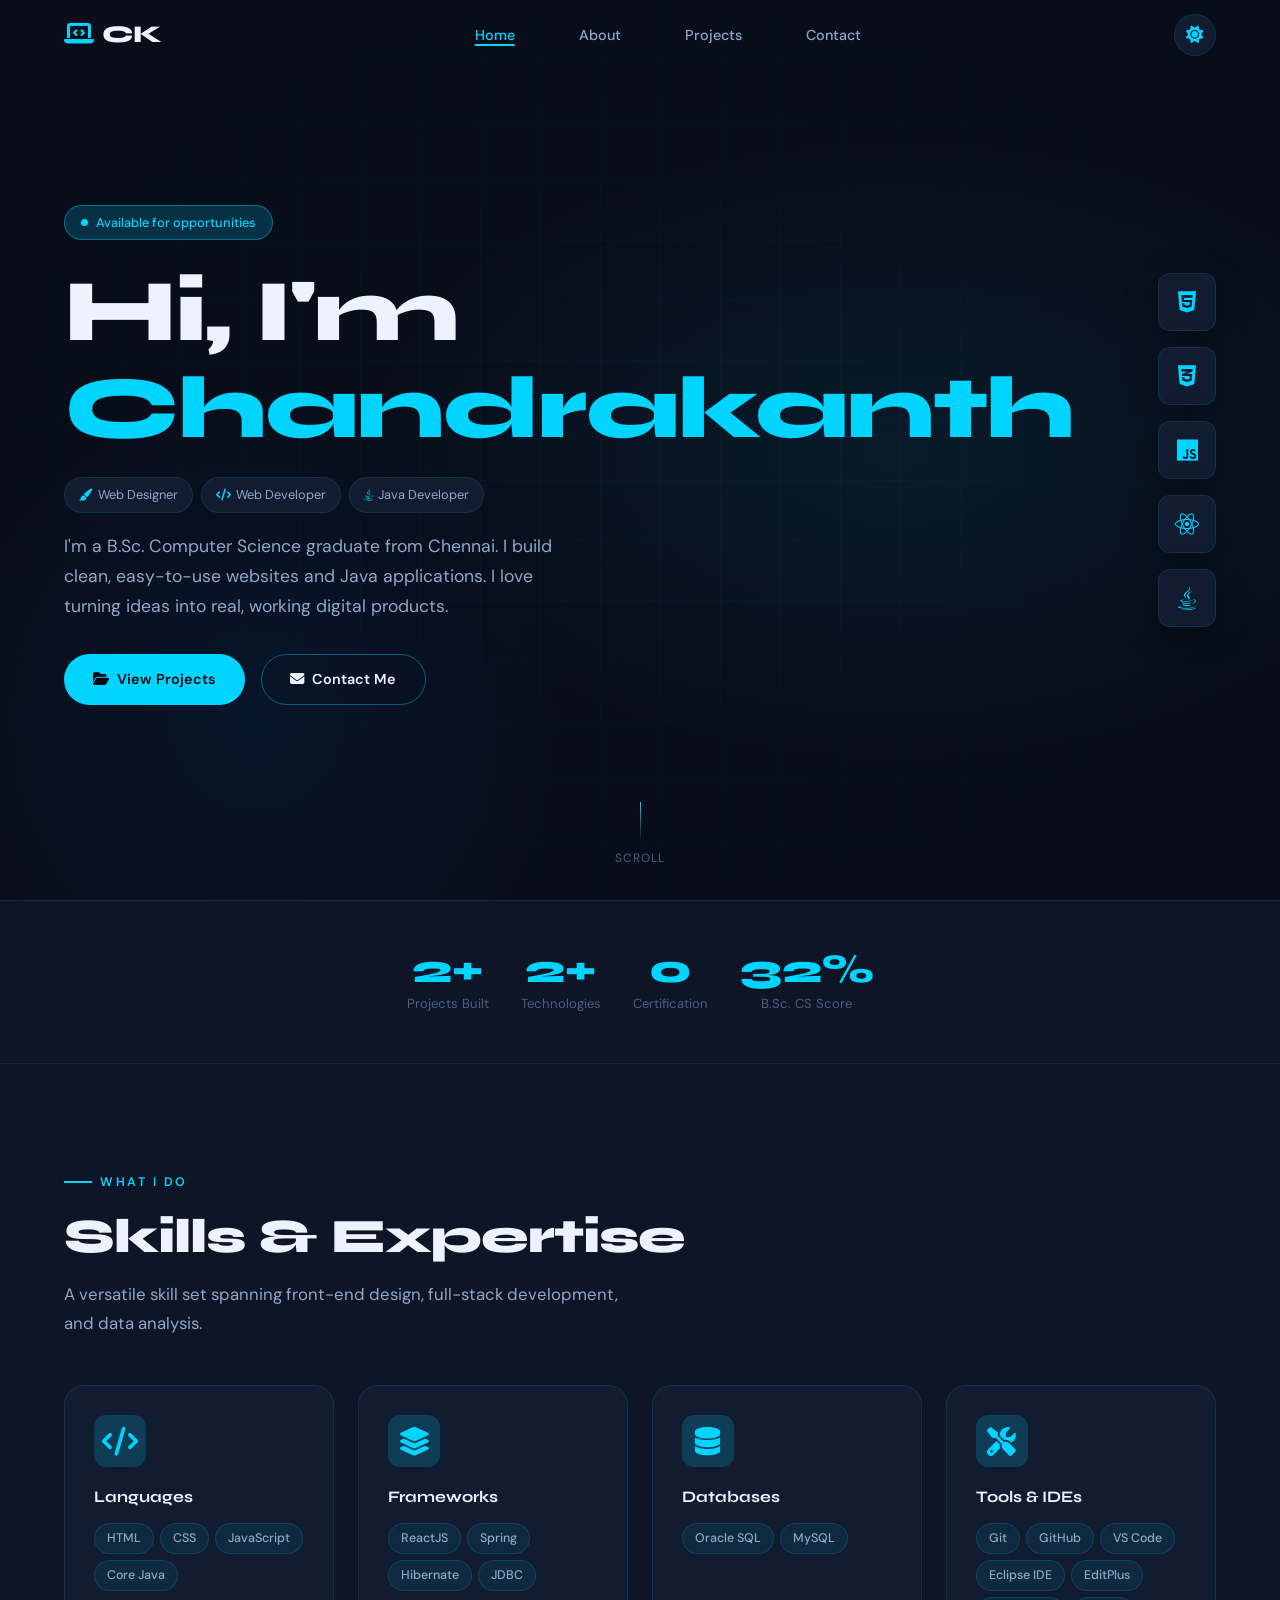
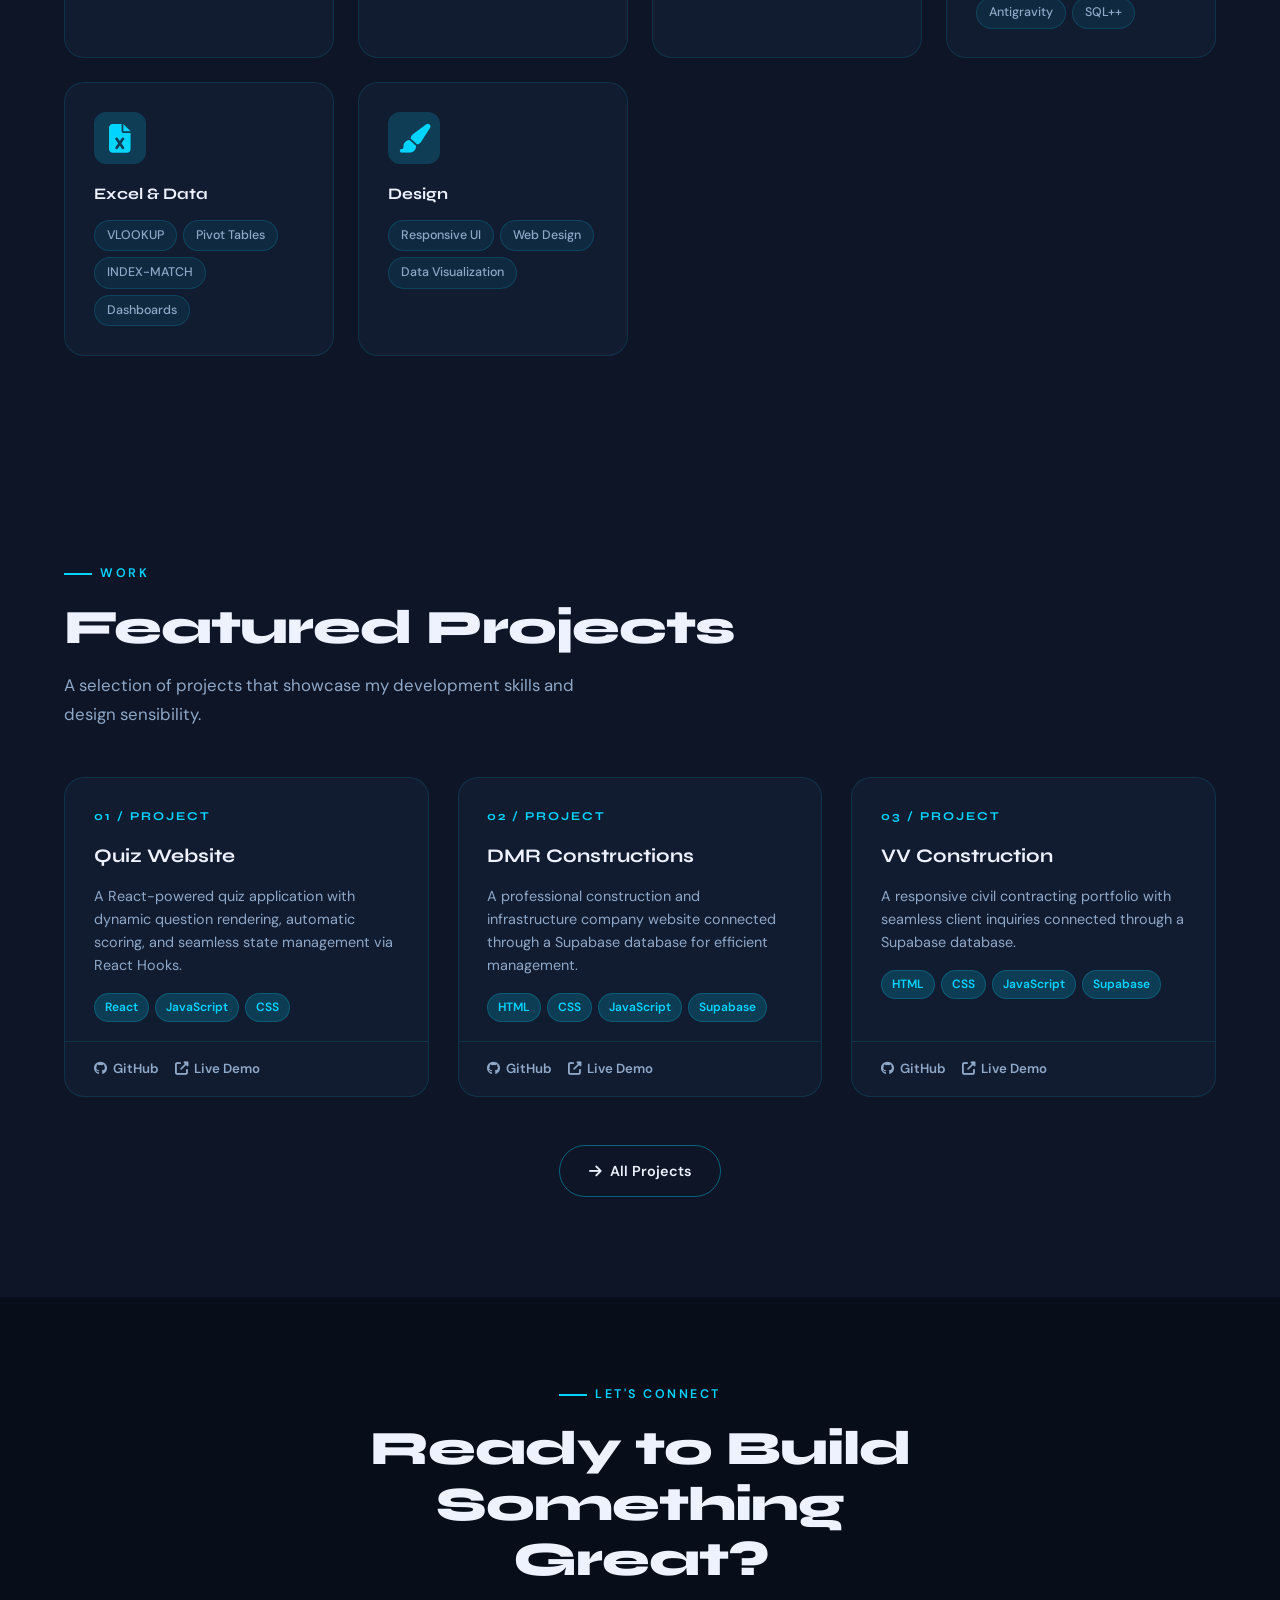
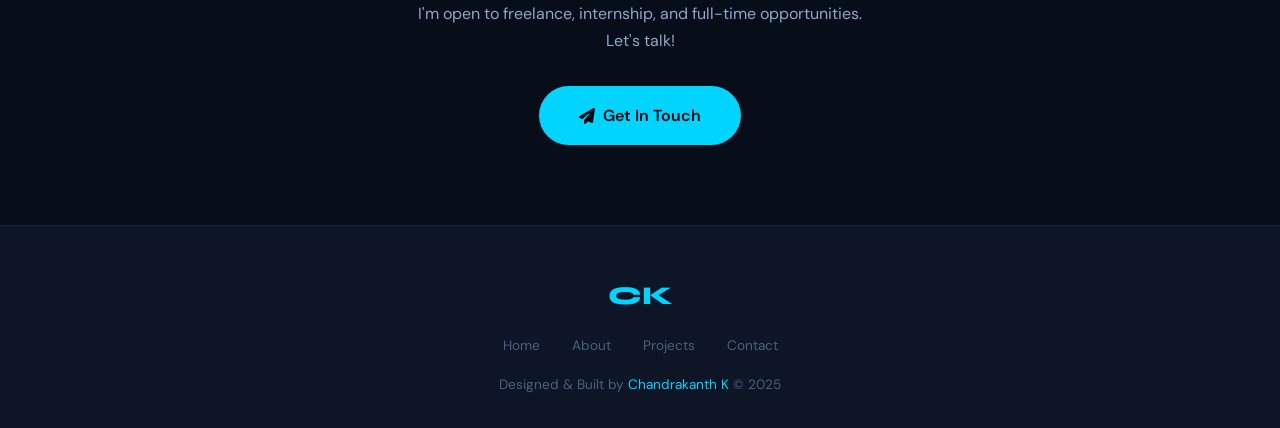
<file: index.html>
<!DOCTYPE html>
<html lang="en">
<head>
  <meta charset="UTF-8" />
  <meta name="viewport" content="width=device-width, initial-scale=1.0, viewport-fit=cover" />
  <title>Chandrakanth K — Web Designer & Developer</title>
  <meta name="description" content="Portfolio of Chandrakanth K — Web Designer, Web Developer & Java Developer based in Chennai, Tamil Nadu." />
  <meta name="keywords" content="Chandrakanth K, Web Developer, Web Designer, Java Developer, Portfolio, Chennai" />
  <meta property="og:title" content="Chandrakanth K | Portfolio" />
  <meta property="og:description" content="Web Designer • Web Developer • Java Developer" />
  <meta property="og:type" content="website" />

  <!-- Fonts & Icons -->
  <link rel="preconnect" href="https://fonts.googleapis.com" />
  <link rel="preconnect" href="https://fonts.gstatic.com" crossorigin />
  <link href="https://fonts.googleapis.com/css2?family=Syne:wght@400;500;600;700;800&family=DM+Sans:ital,wght@0,300;0,400;0,500;1,300&display=swap" rel="stylesheet" />
  <link rel="stylesheet" href="https://cdnjs.cloudflare.com/ajax/libs/font-awesome/6.5.1/css/all.min.css" />

  <!-- Styles -->
  <link rel="stylesheet" href="css/style.css" />

  <!-- Prefetch sibling pages for instant navigation -->
  <link rel="prefetch" href="pages/about.html" />
  <link rel="prefetch" href="pages/projects.html" />
  <link rel="prefetch" href="pages/contact.html" />

  <style>
    /* Home-only extras */
    .stats-bar {
      display: flex; flex-wrap: wrap; gap: 2rem;
      padding: 3rem 5%;
      background: var(--bg-secondary);
      border-top: 1px solid var(--border);
      border-bottom: 1px solid var(--border);
      justify-content: center;
    }
    .stat-item { text-align: center; }
    .stat-num {
      font-family: var(--font-display);
      font-size: 2.5rem; font-weight: 800;
      color: var(--accent); line-height: 1;
    }
    .stat-label { font-size: 0.82rem; color: var(--text-muted); margin-top: 4px; }

    .featured-projects { padding: 100px 5%; background: var(--bg-secondary); }

    .view-all {
      display: flex; justify-content: center; margin-top: 3rem;
    }

    /* Floating tech icons */
    .hero-floats {
      position: absolute; right: 5%; top: 50%;
      transform: translateY(-50%);
      display: flex; flex-direction: column; gap: 1rem;
      z-index: 1;
    }
    .float-icon {
      width: 58px; height: 58px;
      background: var(--bg-card);
      border: 1px solid var(--border);
      border-radius: var(--radius);
      display: flex; align-items: center; justify-content: center;
      font-size: 1.5rem; color: var(--accent);
      animation: floatY 3s ease-in-out infinite;
      box-shadow: var(--shadow);
    }
    .float-icon:nth-child(2) { animation-delay: 0.5s; }
    .float-icon:nth-child(3) { animation-delay: 1s; }
    .float-icon:nth-child(4) { animation-delay: 1.5s; }
    .float-icon:nth-child(5) { animation-delay: 2s; }
    @keyframes floatY {
      0%, 100% { transform: translateY(0); }
      50% { transform: translateY(-8px); }
    }
    @media (max-width: 900px) { .hero-floats { display: none; } }
  </style>
</head>
<body>

<!-- ── Loader ── -->
<div id="loader">
  <div class="loader-logo"><i class="fas fa-laptop-code"></i></div>
  <div class="loader-bar"></div>
</div>

<!-- ── Navbar ── -->
<nav id="navbar">
  <a href="index.html" class="nav-logo"><i class="fas fa-laptop-code" style="margin-right:8px;"></i><span>CK</span></a>
  <ul class="nav-links">
    <li><a href="index.html" class="active">Home</a></li>
    <li><a href="pages/about.html">About</a></li>
    <li><a href="pages/projects.html">Projects</a></li>
    <li><a href="pages/contact.html">Contact</a></li>
  </ul>
  <div class="nav-actions">
    <button class="theme-toggle" id="themeToggle" aria-label="Toggle theme">
      <i class="fas fa-sun"></i>
    </button>
    <button class="hamburger" aria-label="Menu">
      <span></span><span></span><span></span>
    </button>
  </div>
</nav>

<!-- ── Hero ── -->
<section id="hero">
  <div class="hero-bg"></div>
  <div class="hero-grid"></div>

  <div class="hero-inner">
    <div class="hero-badge">
      <span class="dot"></span>
      Available for opportunities
    </div>

    <h1 class="hero-name">
      Hi, I'm<br>
      <span class="highlight">Chandrakanth</span>
    </h1>

    <div class="hero-roles">
      <a href="https://developer.mozilla.org/en-US/docs/Learn/Front-end_web_developer" target="_blank" class="role-pill"><i class="fas fa-paint-brush" style="margin-right:5px;font-size:.75rem;color:var(--accent)"></i> Web Designer</a>
      <a href="https://developer.mozilla.org/en-US/docs/Web" target="_blank" class="role-pill"><i class="fas fa-code" style="margin-right:5px;font-size:.75rem;color:var(--accent)"></i> Web Developer</a>
      <a href="https://dev.java/" target="_blank" class="role-pill"><i class="fab fa-java" style="margin-right:5px;font-size:.75rem;color:var(--accent)"></i> Java Developer</a>
    </div>

    <p class="hero-desc">
      I'm a B.Sc. Computer Science graduate from Chennai. I build clean, easy-to-use websites and Java applications. I love turning ideas into real, working digital products.
    </p>

    <div class="hero-cta">
      <a href="pages/projects.html" class="btn btn-primary">
        <i class="fas fa-folder-open"></i> View Projects
      </a>
      <a href="pages/contact.html" class="btn btn-outline">
        <i class="fas fa-envelope"></i> Contact Me
      </a>
    </div>
  </div>

  <!-- Floating tech icons -->
  <div class="hero-floats">
    <div class="float-icon"><i class="fab fa-html5"></i></div>
    <div class="float-icon"><i class="fab fa-css3-alt"></i></div>
    <div class="float-icon"><i class="fab fa-js"></i></div>
    <div class="float-icon"><i class="fab fa-react"></i></div>
    <div class="float-icon"><i class="fab fa-java"></i></div>
  </div>

  <div class="hero-scroll">
    <div class="scroll-line"></div>
    SCROLL
  </div>
</section>

<!-- ── Stats Bar ── -->
<div class="stats-bar">
  <div class="stat-item" data-aos>
    <div class="stat-num"><span data-target="6" data-suffix="+">0</span></div>
    <div class="stat-label">Projects Built</div>
  </div>
  <div class="stat-item" data-aos data-aos-delay="100">
    <div class="stat-num"><span data-target="5" data-suffix="+">0</span></div>
    <div class="stat-label">Technologies</div>
  </div>
  <div class="stat-item" data-aos data-aos-delay="200">
    <div class="stat-num"><span data-target="1" data-suffix="">0</span></div>
    <div class="stat-label">Certification</div>
  </div>
  <div class="stat-item" data-aos data-aos-delay="300">
    <div class="stat-num"><span data-target="71" data-suffix="%">0</span></div>
    <div class="stat-label">B.Sc. CS Score</div>
  </div>
</div>

<!-- ── Skills Highlight ── -->
<section id="skills">
  <div data-aos>
    <span class="section-tag">What I Do</span>
    <h2 class="section-title">Skills &amp; Expertise</h2>
    <p class="section-subtitle">A versatile skill set spanning front-end design, full-stack development, and data analysis.</p>
  </div>

  <div class="skills-grid">

    <div class="skill-card" data-aos data-aos-delay="0">
      <div class="skill-card-icon"><i class="fas fa-code"></i></div>
      <h3>Languages</h3>
      <div class="skill-tags">
        <a href="https://developer.mozilla.org/en-US/docs/Web/HTML" target="_blank" class="skill-tag">HTML</a>
        <a href="https://developer.mozilla.org/en-US/docs/Web/CSS" target="_blank" class="skill-tag">CSS</a>
        <a href="https://developer.mozilla.org/en-US/docs/Web/JavaScript" target="_blank" class="skill-tag">JavaScript</a>
        <a href="https://dev.java/" target="_blank" class="skill-tag">Core Java</a>
      </div>
    </div>

    <div class="skill-card" data-aos data-aos-delay="80">
      <div class="skill-card-icon"><i class="fas fa-layer-group"></i></div>
      <h3>Frameworks</h3>
      <div class="skill-tags">
        <a href="https://react.dev/" target="_blank" class="skill-tag">ReactJS</a>
        <a href="https://spring.io/" target="_blank" class="skill-tag">Spring</a>
        <a href="https://hibernate.org/" target="_blank" class="skill-tag">Hibernate</a>
        <a href="https://docs.oracle.com/javase/tutorial/jdbc/" target="_blank" class="skill-tag">JDBC</a>
      </div>
    </div>

    <div class="skill-card" data-aos data-aos-delay="160">
      <div class="skill-card-icon"><i class="fas fa-database"></i></div>
      <h3>Databases</h3>
      <div class="skill-tags">
        <span class="skill-tag">Oracle SQL</span>
        <span class="skill-tag">MySQL</span>
      </div>
    </div>

    <div class="skill-card" data-aos data-aos-delay="240">
      <div class="skill-card-icon"><i class="fas fa-tools"></i></div>
      <h3>Tools &amp; IDEs</h3>
      <div class="skill-tags">
        <span class="skill-tag">Git</span>
        <span class="skill-tag">GitHub</span>
        <span class="skill-tag">VS Code</span>
        <span class="skill-tag">Eclipse IDE</span>
        <span class="skill-tag">EditPlus</span>
        <span class="skill-tag">Antigravity</span>
        <span class="skill-tag">SQL++</span>
      </div>
    </div>

    <div class="skill-card" data-aos data-aos-delay="320">
      <div class="skill-card-icon"><i class="fas fa-file-excel"></i></div>
      <h3>Excel &amp; Data</h3>
      <div class="skill-tags">
        <span class="skill-tag">VLOOKUP</span>
        <span class="skill-tag">Pivot Tables</span>
        <span class="skill-tag">INDEX-MATCH</span>
        <span class="skill-tag">Dashboards</span>
      </div>
    </div>

    <div class="skill-card" data-aos data-aos-delay="400">
      <div class="skill-card-icon"><i class="fas fa-paint-brush"></i></div>
      <h3>Design</h3>
      <div class="skill-tags">
        <span class="skill-tag">Responsive UI</span>
        <span class="skill-tag">Web Design</span>
        <span class="skill-tag">Data Visualization</span>
      </div>
    </div>

  </div>
</section>

<!-- ── Featured Projects ── -->
<section class="featured-projects">
  <div data-aos>
    <span class="section-tag">Work</span>
    <h2 class="section-title">Featured Projects</h2>
    <p class="section-subtitle">A selection of projects that showcase my development skills and design sensibility.</p>
  </div>

  <div class="projects-grid">

    <div class="project-card" data-aos data-aos-delay="0">
      <div class="project-card-top">
        <div class="project-num">01 / PROJECT</div>
        <h3>Quiz Website</h3>
        <p>A React-powered quiz application with dynamic question rendering, automatic scoring, and seamless state management via React Hooks.</p>
        <div class="project-tech">
          <span>React</span><span>JavaScript</span><span>CSS</span>
        </div>
      </div>
      <div class="project-card-bottom">
        <a href="https://github.com/ChandrakanthChandru" target="_blank" rel="noopener" class="project-link">
          <i class="fab fa-github"></i> GitHub
        </a>
        <a href="#" class="project-link"><i class="fas fa-external-link-alt"></i> Live Demo</a>
      </div>
    </div>

    <div class="project-card" data-aos data-aos-delay="100">
      <div class="project-card-top">
        <div class="project-num">02 / PROJECT</div>
        <h3>DMR Constructions</h3>
        <p>A professional construction and infrastructure company website connected through a Supabase database for efficient management.</p>
        <div class="project-tech">
          <span>HTML</span><span>CSS</span><span>JavaScript</span><span>Supabase</span>
        </div>
      </div>
      <div class="project-card-bottom">
        <a href="https://github.com/ChandrakanthChandru" target="_blank" rel="noopener" class="project-link">
          <i class="fab fa-github"></i> GitHub
        </a>
        <a href="https://dmr-constructions.vercel.app/" target="_blank" rel="noopener" class="project-link"><i class="fas fa-external-link-alt"></i> Live Demo</a>
      </div>
    </div>

    <div class="project-card" data-aos data-aos-delay="200">
      <div class="project-card-top">
        <div class="project-num">03 / PROJECT</div>
        <h3>VV Construction</h3>
        <p>A responsive civil contracting portfolio with seamless client inquiries connected through a Supabase database.</p>
        <div class="project-tech">
          <span>HTML</span><span>CSS</span><span>JavaScript</span><span>Supabase</span>
        </div>
      </div>
      <div class="project-card-bottom">
        <a href="https://github.com/ChandrakanthChandru" target="_blank" rel="noopener" class="project-link">
          <i class="fab fa-github"></i> GitHub
        </a>
        <a href="https://vv-construction.vercel.app/" target="_blank" rel="noopener" class="project-link"><i class="fas fa-external-link-alt"></i> Live Demo</a>
      </div>
    </div>

  </div>

  <div class="view-all" data-aos>
    <a href="pages/projects.html" class="btn btn-outline">
      <i class="fas fa-arrow-right"></i> All Projects
    </a>
  </div>
</section>

<!-- ── CTA Strip ── -->
<section style="background:var(--bg-primary);padding:80px 5%;text-align:center">
  <div data-aos>
    <span class="section-tag" style="justify-content:center">Let's Connect</span>
    <h2 class="section-title" style="margin:0 auto .8rem;max-width:560px;text-align:center">
      Ready to Build Something Great?
    </h2>
    <p style="color:var(--text-secondary);max-width:480px;margin:0 auto 2rem">
      I'm open to freelance, internship, and full-time opportunities. Let's talk!
    </p>
    <a href="pages/contact.html" class="btn btn-primary" style="font-size:1rem;padding:1rem 2.5rem">
      <i class="fas fa-paper-plane"></i> Get In Touch
    </a>
  </div>
</section>

<!-- ── Footer ── -->
<footer>
  <div class="footer-logo">CK</div>
  <nav class="footer-links">
    <a href="index.html">Home</a>
    <a href="pages/about.html">About</a>
    <a href="pages/projects.html">Projects</a>
    <a href="pages/contact.html">Contact</a>
  </nav>
  <p>Designed &amp; Built by <span class="text-accent">Chandrakanth K</span> &copy; 2025</p>
</footer>

<script src="js/main.js"></script>
</body>
</html>
</file>
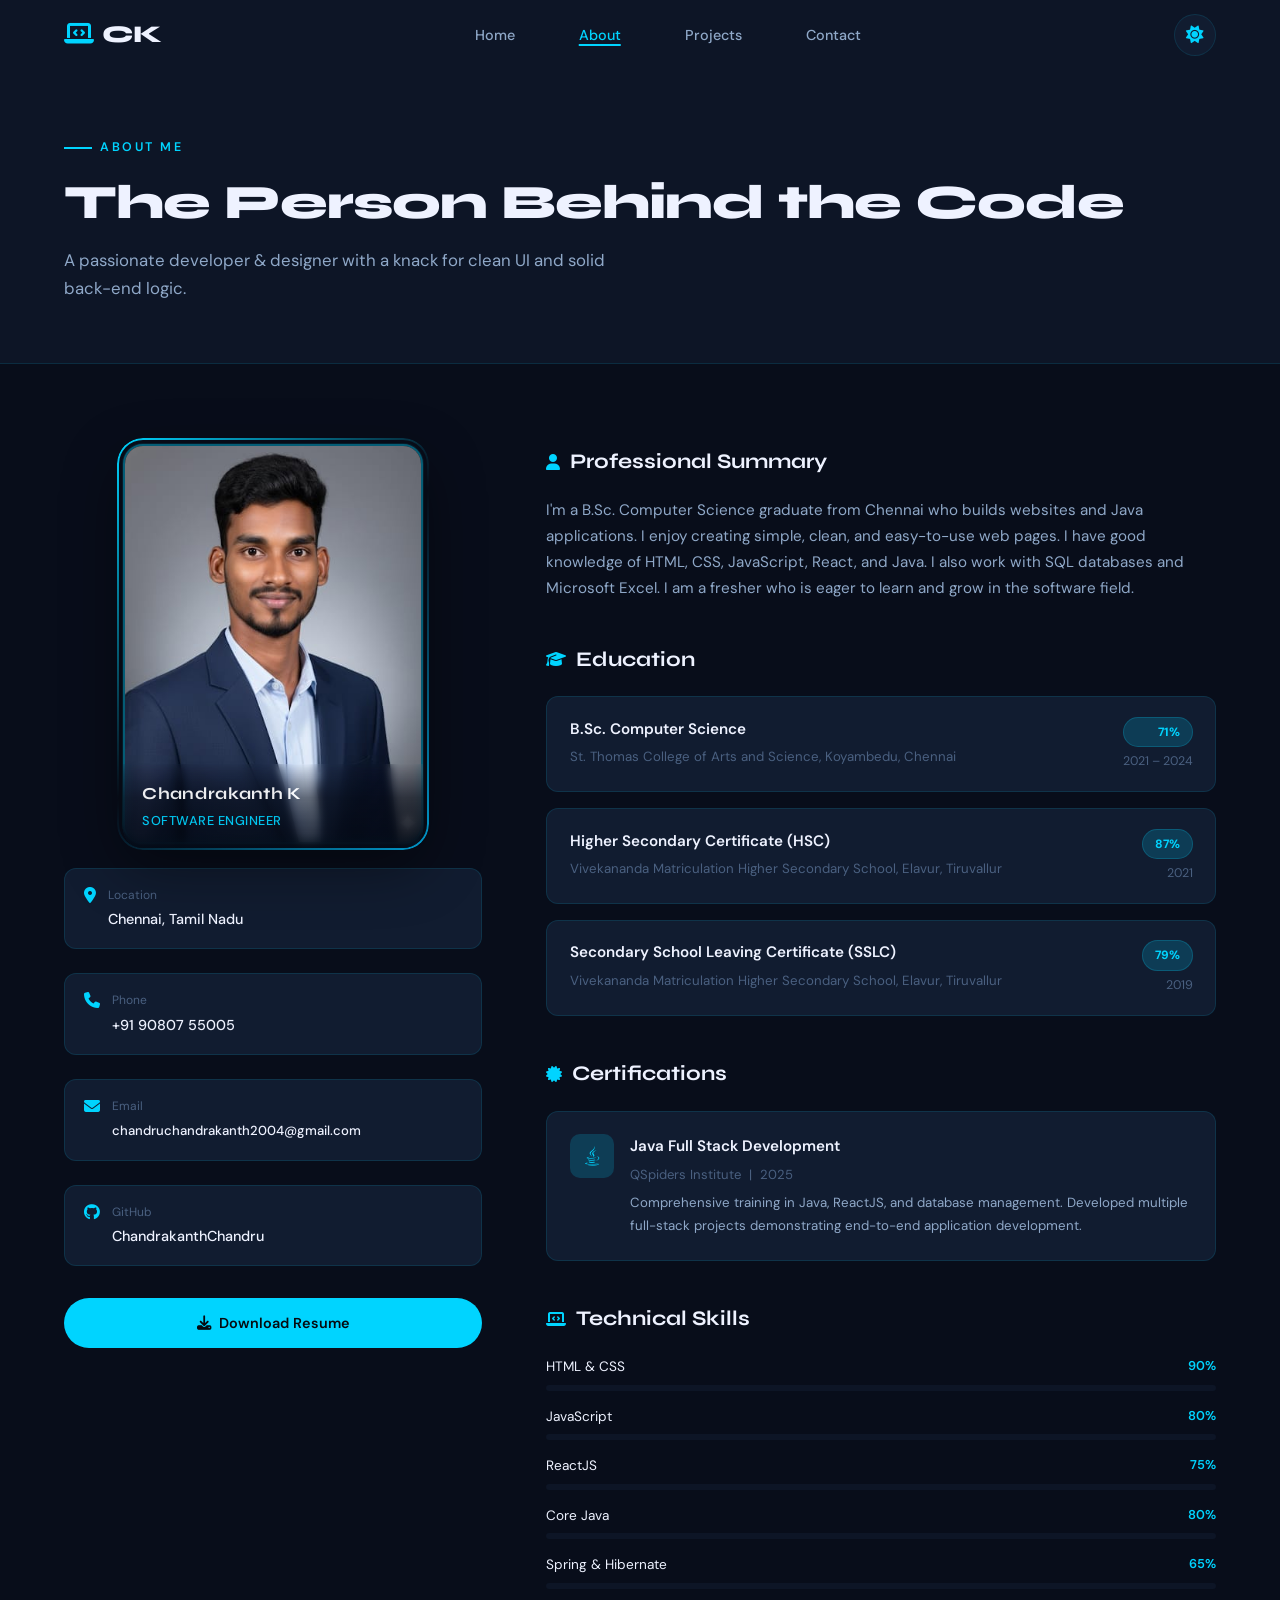
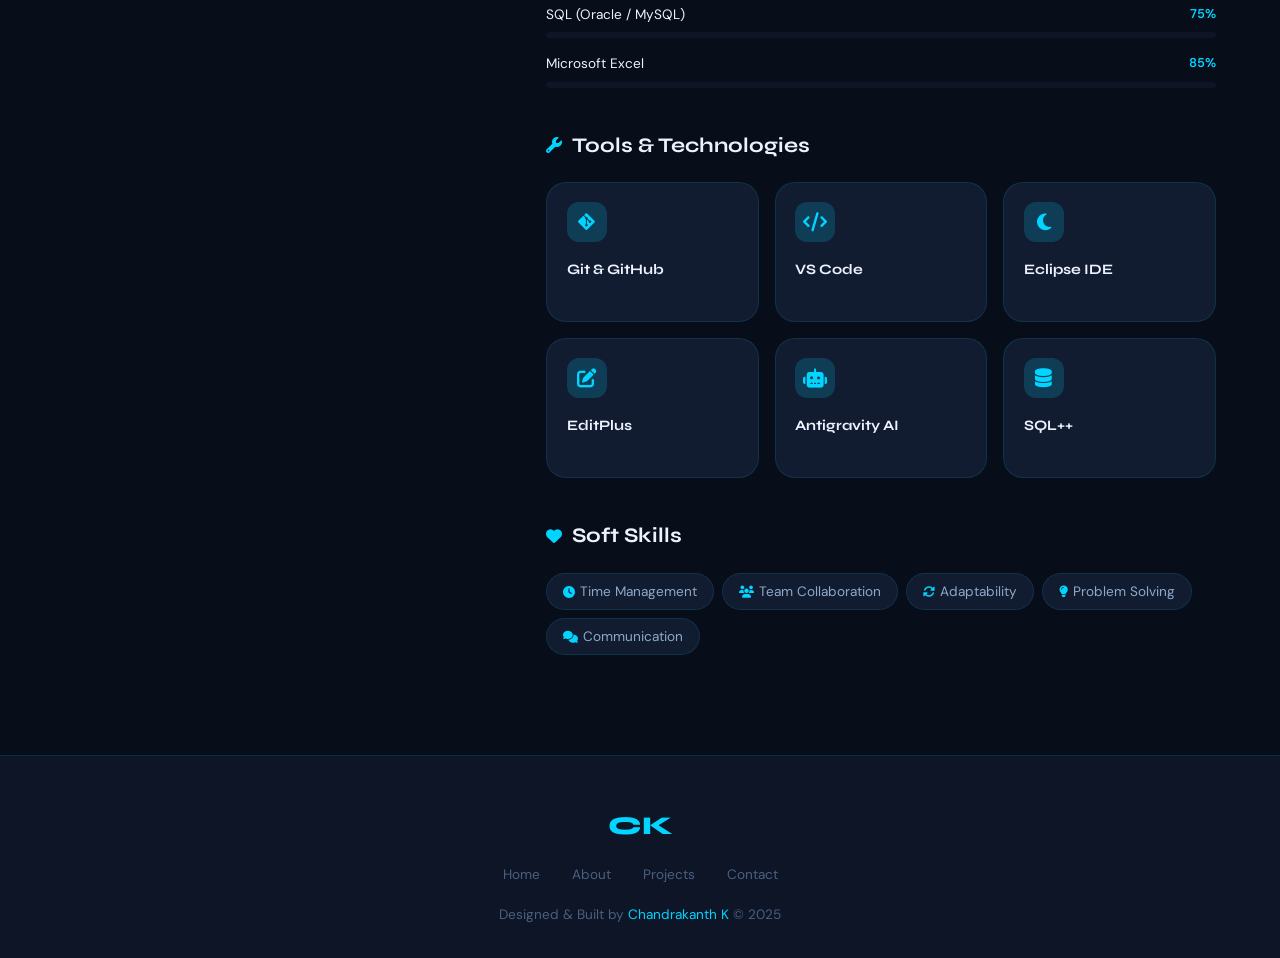
<file: pages/about.html>
<!DOCTYPE html>
<html lang="en">
<head>
  <meta charset="UTF-8" />
  <meta name="viewport" content="width=device-width, initial-scale=1.0, viewport-fit=cover" />
  <title>About — Chandrakanth K</title>
  <meta name="description" content="Learn more about Chandrakanth K — education, certifications, skills, and background." />

  <link rel="preconnect" href="https://fonts.googleapis.com" />
  <link rel="preconnect" href="https://fonts.gstatic.com" crossorigin />
  <link href="https://fonts.googleapis.com/css2?family=Syne:wght@400;500;600;700;800&family=DM+Sans:ital,wght@0,300;0,400;0,500;1,300&display=swap" rel="stylesheet" />
  <link rel="stylesheet" href="https://cdnjs.cloudflare.com/ajax/libs/font-awesome/6.5.1/css/all.min.css" />
  <link rel="stylesheet" href="../css/style.css" />
  <!-- Prefetch sibling pages -->
  <link rel="prefetch" href="../index.html" />
  <link rel="prefetch" href="projects.html" />
  <link rel="prefetch" href="contact.html" />
</head>
<body>

<!-- ── Loader ── -->
<div id="loader">
  <div class="loader-logo"><i class="fas fa-laptop-code"></i></div>
  <div class="loader-bar"></div>
</div>

<!-- ── Navbar ── -->
<nav id="navbar">
  <a href="../index.html" class="nav-logo"><i class="fas fa-laptop-code" style="margin-right:8px;"></i><span>CK</span></a>
  <ul class="nav-links">
    <li><a href="../index.html">Home</a></li>
    <li><a href="about.html" class="active">About</a></li>
    <li><a href="projects.html">Projects</a></li>
    <li><a href="contact.html">Contact</a></li>
  </ul>
  <div class="nav-actions">
    <button class="theme-toggle" id="themeToggle" aria-label="Toggle theme">
      <i class="fas fa-sun"></i>
    </button>
    <button class="hamburger" aria-label="Menu">
      <span></span><span></span><span></span>
    </button>
  </div>
</nav>

<!-- ── Page Hero ── -->
<div style="padding: calc(var(--nav-height) + 60px) 5% 60px; background: var(--bg-secondary); border-bottom: 1px solid var(--border);">
  <span class="section-tag" data-aos>About Me</span>
  <h1 class="section-title" data-aos data-aos-delay="80">The Person Behind the Code</h1>
  <p class="section-subtitle" data-aos data-aos-delay="160" style="margin-bottom:0">
    A passionate developer &amp; designer with a knack for clean UI and solid back-end logic.
  </p>
</div>

<!-- ── About Content ── -->
<section id="about" style="padding-top: 80px;">
  <div class="about-grid">

    <!-- Left column: avatar + meta -->
    <div class="about-avatar-wrap" data-aos="fade-right">
      <div class="avatar-photo-wrap">
        <img
          src="../images/Profile.jpeg"
          alt="Chandrakanth K — Web Developer &amp; Java Developer"
          class="avatar-photo"
        />
        <div class="avatar-ring"></div>
        <!-- Name & Role Overlay -->
        <div class="avatar-overlay">
          <span class="avatar-name">Chandrakanth K</span>
          <span class="avatar-role">Software Engineer</span>
        </div>
      </div>

      <div class="about-meta">
        <div class="about-meta-item">
          <i class="fas fa-map-marker-alt"></i>
          <div>
            <small>Location</small>
            <span>Chennai, Tamil Nadu</span>
          </div>
        </div>
        <div class="about-meta-item">
          <i class="fas fa-phone"></i>
          <div>
            <small>Phone</small>
            <span>+91 90807 55005</span>
          </div>
        </div>
        <div class="about-meta-item">
          <i class="fas fa-envelope"></i>
          <div>
            <small>Email</small>
            <span style="font-size:.82rem">chandruchandrakanth2004@gmail.com</span>
          </div>
        </div>
        <div class="about-meta-item">
          <i class="fab fa-github"></i>
          <div>
            <small>GitHub</small>
            <span>ChandrakanthChandru</span>
          </div>
        </div>

        <!-- Resume Download -->
        <a href="./Chandrakanth.k Pf.pdf" class="btn btn-primary" style="width:100%;justify-content:center;margin-top:.5rem" download>
          <i class="fas fa-download"></i> Download Resume
        </a>
      </div>
    </div>

    <!-- Right column: content -->
    <div class="about-content">

      <!-- Summary -->
      <div class="about-block" data-aos>
        <h3><i class="fas fa-user"></i> Professional Summary</h3>
        <p>
          I'm a B.Sc. Computer Science graduate from Chennai who builds websites and Java applications. I enjoy creating simple, clean, and easy-to-use web pages. I have good knowledge of HTML, CSS, JavaScript, React, and Java. I also work with SQL databases and Microsoft Excel. I am a fresher who is eager to learn and grow in the software field.
        </p>
      </div>

      <!-- Education -->
      <div class="about-block" data-aos>
        <h3><i class="fas fa-graduation-cap"></i> Education</h3>
        <div class="edu-list">

          <div class="edu-item">
            <div>
              <h4>B.Sc. Computer Science</h4>
              <p>St. Thomas College of Arts and Science, Koyambedu, Chennai</p>
            </div>
            <div style="text-align:right;flex-shrink:0">
              <div class="edu-badge">71%</div>
              <p style="font-size:.78rem;color:var(--text-muted);margin-top:4px">2021 – 2024</p>
            </div>
          </div>

          <div class="edu-item">
            <div>
              <h4>Higher Secondary Certificate (HSC)</h4>
              <p>Vivekananda Matriculation Higher Secondary School, Elavur, Tiruvallur</p>
            </div>
            <div style="text-align:right;flex-shrink:0">
              <div class="edu-badge">87%</div>
              <p style="font-size:.78rem;color:var(--text-muted);margin-top:4px">2021</p>
            </div>
          </div>

          <div class="edu-item">
            <div>
              <h4>Secondary School Leaving Certificate (SSLC)</h4>
              <p>Vivekananda Matriculation Higher Secondary School, Elavur, Tiruvallur</p>
            </div>
            <div style="text-align:right;flex-shrink:0">
              <div class="edu-badge">79%</div>
              <p style="font-size:.78rem;color:var(--text-muted);margin-top:4px">2019</p>
            </div>
          </div>

        </div>
      </div>

      <!-- Certifications -->
      <div class="about-block" data-aos>
        <h3><i class="fas fa-certificate"></i> Certifications</h3>
        <div class="cert-card">
          <div class="cert-icon"><i class="fab fa-java"></i></div>
          <div>
            <h4>Java Full Stack Development</h4>
            <p>QSpiders Institute &nbsp;|&nbsp; 2025</p>
            <p style="margin-top:6px;font-size:.83rem;color:var(--text-secondary)">
              Comprehensive training in Java, ReactJS, and database management. 
              Developed multiple full-stack projects demonstrating end-to-end application development.
            </p>
          </div>
        </div>
      </div>

      <!-- Technical Skills -->
      <div class="about-block" data-aos>
        <h3><i class="fas fa-laptop-code"></i> Technical Skills</h3>
        <div class="skills-list">
          <div class="skill-row">
            <div class="skill-row-top"><span>HTML &amp; CSS</span><span class="pct">90%</span></div>
            <div class="skill-bar-track"><div class="skill-bar-fill" data-width="90%"></div></div>
          </div>
          <div class="skill-row">
            <div class="skill-row-top"><span>JavaScript</span><span class="pct">80%</span></div>
            <div class="skill-bar-track"><div class="skill-bar-fill" data-width="80%"></div></div>
          </div>
          <div class="skill-row">
            <div class="skill-row-top"><span>ReactJS</span><span class="pct">75%</span></div>
            <div class="skill-bar-track"><div class="skill-bar-fill" data-width="75%"></div></div>
          </div>
          <div class="skill-row">
            <div class="skill-row-top"><span>Core Java</span><span class="pct">80%</span></div>
            <div class="skill-bar-track"><div class="skill-bar-fill" data-width="80%"></div></div>
          </div>
          <div class="skill-row">
            <div class="skill-row-top"><span>Spring &amp; Hibernate</span><span class="pct">65%</span></div>
            <div class="skill-bar-track"><div class="skill-bar-fill" data-width="65%"></div></div>
          </div>
          <div class="skill-row">
            <div class="skill-row-top"><span>SQL (Oracle / MySQL)</span><span class="pct">75%</span></div>
            <div class="skill-bar-track"><div class="skill-bar-fill" data-width="75%"></div></div>
          </div>
          <div class="skill-row">
            <div class="skill-row-top"><span>Microsoft Excel</span><span class="pct">85%</span></div>
            <div class="skill-bar-track"><div class="skill-bar-fill" data-width="85%"></div></div>
          </div>
        </div>
      </div>

      <!-- Tools -->
      <div class="about-block" data-aos>
        <h3><i class="fas fa-wrench"></i> Tools &amp; Technologies</h3>
        <div class="skills-grid" style="grid-template-columns:repeat(auto-fill,minmax(160px,1fr));gap:1rem">
          <div class="skill-card" style="padding:1.2rem">
            <div class="skill-card-icon" style="font-size:1.2rem;width:40px;height:40px"><i class="fab fa-git-alt"></i></div>
            <h3 style="font-size:.9rem">Git &amp; GitHub</h3>
          </div>
          <div class="skill-card" style="padding:1.2rem">
            <div class="skill-card-icon" style="font-size:1.2rem;width:40px;height:40px"><i class="fas fa-code"></i></div>
            <h3 style="font-size:.9rem">VS Code</h3>
          </div>
          <div class="skill-card" style="padding:1.2rem">
            <div class="skill-card-icon" style="font-size:1.2rem;width:40px;height:40px"><i class="fas fa-moon"></i></div>
            <h3 style="font-size:.9rem">Eclipse IDE</h3>
          </div>
          <div class="skill-card" style="padding:1.2rem">
            <div class="skill-card-icon" style="font-size:1.2rem;width:40px;height:40px"><i class="fas fa-edit"></i></div>
            <h3 style="font-size:.9rem">EditPlus</h3>
          </div>
          <div class="skill-card" style="padding:1.2rem">
            <div class="skill-card-icon" style="font-size:1.2rem;width:40px;height:40px"><i class="fas fa-robot"></i></div>
            <h3 style="font-size:.9rem">Antigravity AI</h3>
          </div>
          <div class="skill-card" style="padding:1.2rem">
            <div class="skill-card-icon" style="font-size:1.2rem;width:40px;height:40px"><i class="fas fa-database"></i></div>
            <h3 style="font-size:.9rem">SQL++</h3>
          </div>
        </div>
      </div>

      <!-- Soft Skills -->
      <div class="about-block" data-aos>
        <h3><i class="fas fa-heart"></i> Soft Skills</h3>
        <div class="soft-skills">
          <span class="soft-pill"><i class="fas fa-clock" style="margin-right:5px;color:var(--accent);font-size:.75rem"></i>Time Management</span>
          <span class="soft-pill"><i class="fas fa-users" style="margin-right:5px;color:var(--accent);font-size:.75rem"></i>Team Collaboration</span>
          <span class="soft-pill"><i class="fas fa-sync-alt" style="margin-right:5px;color:var(--accent);font-size:.75rem"></i>Adaptability</span>
          <span class="soft-pill"><i class="fas fa-lightbulb" style="margin-right:5px;color:var(--accent);font-size:.75rem"></i>Problem Solving</span>
          <span class="soft-pill"><i class="fas fa-comments" style="margin-right:5px;color:var(--accent);font-size:.75rem"></i>Communication</span>
        </div>
      </div>

    </div><!-- /about-content -->
  </div><!-- /about-grid -->
</section>

<!-- ── Footer ── -->
<footer>
  <div class="footer-logo">CK</div>
  <nav class="footer-links">
    <a href="../index.html">Home</a>
    <a href="about.html">About</a>
    <a href="projects.html">Projects</a>
    <a href="contact.html">Contact</a>
  </nav>
  <p>Designed &amp; Built by <span class="text-accent">Chandrakanth K</span> &copy; 2025</p>
</footer>

<script src="../js/main.js"></script>
</body>
</html>
</file>
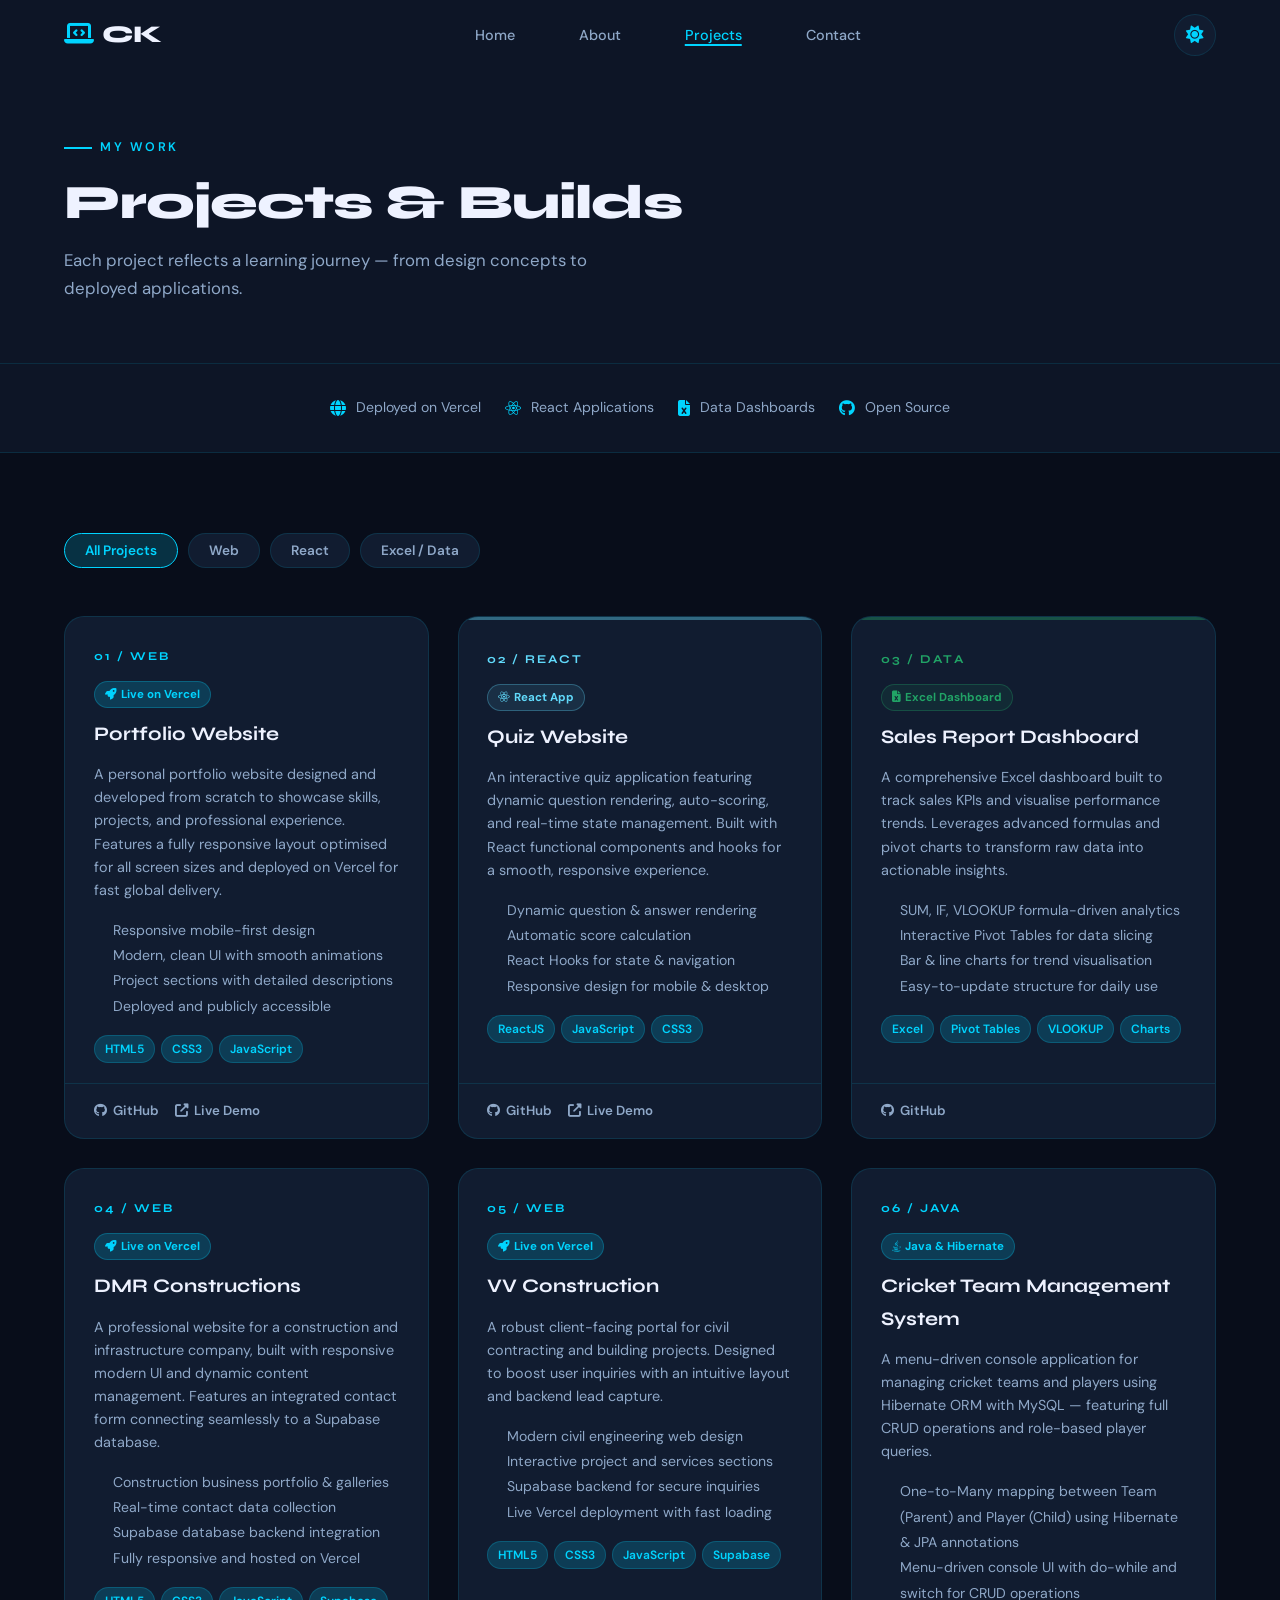
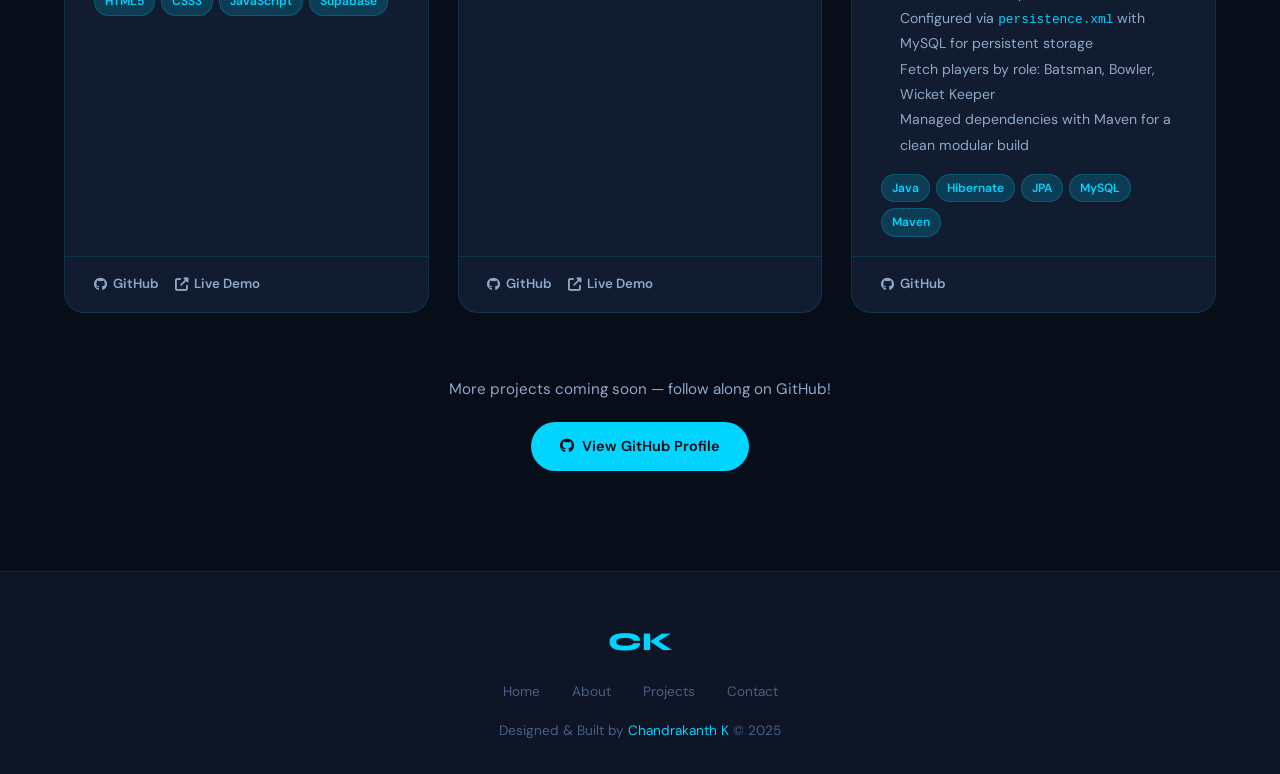
<file: pages/projects.html>
<!DOCTYPE html>
<html lang="en">
<head>
  <meta charset="UTF-8" />
  <meta name="viewport" content="width=device-width, initial-scale=1.0, viewport-fit=cover" />
  <title>Projects — Chandrakanth K</title>
  <meta name="description" content="Projects by Chandrakanth K — Portfolio Website, Quiz App, and Sales Dashboard." />

  <link rel="preconnect" href="https://fonts.googleapis.com" />
  <link rel="preconnect" href="https://fonts.gstatic.com" crossorigin />
  <link href="https://fonts.googleapis.com/css2?family=Syne:wght@400;500;600;700;800&family=DM+Sans:ital,wght@0,300;0,400;0,500;1,300&display=swap" rel="stylesheet" />
  <link rel="stylesheet" href="https://cdnjs.cloudflare.com/ajax/libs/font-awesome/6.5.1/css/all.min.css" />
  <link rel="stylesheet" href="../css/style.css" />
  <!-- Prefetch sibling pages -->
  <link rel="prefetch" href="../index.html" />
  <link rel="prefetch" href="about.html" />
  <link rel="prefetch" href="contact.html" />

  <style>
    /* Filter tabs */
    .filter-tabs {
      display: flex; flex-wrap: wrap; gap: 10px;
      margin-bottom: 3rem;
    }
    .filter-tab {
      padding: 8px 20px; border-radius: 100px;
      font-size: 0.85rem; font-weight: 600;
      background: var(--bg-card);
      border: 1px solid var(--border);
      color: var(--text-secondary);
      cursor: pointer;
      transition: var(--transition);
    }
    .filter-tab.active,
    .filter-tab:hover {
      background: var(--accent-glow);
      border-color: var(--accent);
      color: var(--accent);
    }

    /* Project card accent colours per category */
    .project-card[data-cat="web"] .project-num { color: #00d4ff; }
    .project-card[data-cat="react"] .project-num { color: #61dafb; }
    .project-card[data-cat="excel"] .project-num { color: #21a366; }

    .project-card[data-cat="react"] .project-card-top { border-top: 3px solid rgba(97,218,251,0.4); }
    .project-card[data-cat="excel"] .project-card-top { border-top: 3px solid rgba(33,163,102,0.4); }

    /* Hidden for filter */
    .project-card.hidden { display: none; }

    /* Feature badge */
    .proj-badge {
      display: inline-block; padding: 3px 10px;
      border-radius: 100px; font-size: 0.72rem; font-weight: 700;
      background: var(--accent-glow); color: var(--accent);
      border: 1px solid rgba(0,212,255,0.25);
      margin-bottom: 0.6rem;
    }

    /* Stats strip below hero */
    .proj-highlights {
      display: flex; flex-wrap: wrap; gap: 1.5rem;
      padding: 2rem 5%;
      background: var(--bg-secondary);
      border-bottom: 1px solid var(--border);
      justify-content: center;
    }
    .proj-highlight {
      display: flex; align-items: center; gap: 10px;
      font-size: 0.88rem; color: var(--text-secondary);
    }
    .proj-highlight i { color: var(--accent); font-size: 1rem; }
  </style>
</head>
<body>

<!-- ── Loader ── -->
<div id="loader">
  <div class="loader-logo"><i class="fas fa-laptop-code"></i></div>
  <div class="loader-bar"></div>
</div>

<!-- ── Navbar ── -->
<nav id="navbar">
  <a href="../index.html" class="nav-logo"><i class="fas fa-laptop-code" style="margin-right:8px;"></i><span>CK</span></a>
  <ul class="nav-links">
    <li><a href="../index.html">Home</a></li>
    <li><a href="about.html">About</a></li>
    <li><a href="projects.html" class="active">Projects</a></li>
    <li><a href="contact.html">Contact</a></li>
  </ul>
  <div class="nav-actions">
    <button class="theme-toggle" id="themeToggle" aria-label="Toggle theme">
      <i class="fas fa-sun"></i>
    </button>
    <button class="hamburger" aria-label="Menu">
      <span></span><span></span><span></span>
    </button>
  </div>
</nav>

<!-- ── Page Hero ── -->
<div style="padding: calc(var(--nav-height) + 60px) 5% 60px; background: var(--bg-secondary); border-bottom: 1px solid var(--border);">
  <span class="section-tag" data-aos>My Work</span>
  <h1 class="section-title" data-aos data-aos-delay="80">Projects &amp; Builds</h1>
  <p class="section-subtitle" data-aos data-aos-delay="160" style="margin-bottom:0">
    Each project reflects a learning journey — from design concepts to deployed applications.
  </p>
</div>

<!-- ── Highlights strip ── -->
<div class="proj-highlights">
  <div class="proj-highlight"><i class="fas fa-globe"></i> Deployed on Vercel</div>
  <div class="proj-highlight"><i class="fab fa-react"></i> React Applications</div>
  <div class="proj-highlight"><i class="fas fa-file-excel"></i> Data Dashboards</div>
  <div class="proj-highlight"><i class="fab fa-github"></i> Open Source</div>
</div>

<!-- ── Projects Grid ── -->
<section id="projects" style="padding-top: 80px;">
  <div data-aos>
    <!-- Filter -->
    <div class="filter-tabs">
      <button class="filter-tab active" data-filter="all">All Projects</button>
      <button class="filter-tab" data-filter="web">Web</button>
      <button class="filter-tab" data-filter="react">React</button>
      <button class="filter-tab" data-filter="excel">Excel / Data</button>
    </div>
  </div>

  <div class="projects-grid" id="projectsGrid">

    <!-- Project 1 -->
    <div class="project-card" data-cat="web" data-aos data-aos-delay="0">
      <div class="project-card-top">
        <div class="project-num">01 / WEB</div>
        <span class="proj-badge"><i class="fas fa-rocket" style="margin-right:4px"></i>Live on Vercel</span>
        <h3>Portfolio Website</h3>
        <p>
          A personal portfolio website designed and developed from scratch to showcase skills, projects, and professional experience.
          Features a fully responsive layout optimised for all screen sizes and deployed on Vercel for fast global delivery.
        </p>
        <ul style="margin: .8rem 0 1rem; padding-left: 1.2rem; color: var(--text-secondary); font-size:.88rem; line-height:1.8">
          <li>Responsive mobile-first design</li>
          <li>Modern, clean UI with smooth animations</li>
          <li>Project sections with detailed descriptions</li>
          <li>Deployed and publicly accessible</li>
        </ul>
        <div class="project-tech">
          <span>HTML5</span><span>CSS3</span><span>JavaScript</span>
        </div>
      </div>
      <div class="project-card-bottom">
        <a href="https://github.com/ChandrakanthChandru/New-Portfolio" target="_blank" rel="noopener" class="project-link">
          <i class="fab fa-github"></i> GitHub
        </a>
        <a href="https://chandruweb.vercel.app" class="project-link"><i class="fas fa-external-link-alt"></i> Live Demo</a>
      </div>
    </div>

    <!-- Project 2 -->
    <div class="project-card" data-cat="react" data-aos data-aos-delay="100">
      <div class="project-card-top">
        <div class="project-num">02 / REACT</div>
        <span class="proj-badge" style="background:rgba(97,218,251,0.1);color:#61dafb;border-color:rgba(97,218,251,0.3)">
          <i class="fab fa-react" style="margin-right:4px"></i>React App
        </span>
        <h3>Quiz Website</h3>
        <p>
          An interactive quiz application featuring dynamic question rendering, auto-scoring, and real-time state management.
          Built with React functional components and hooks for a smooth, responsive experience.
        </p>
        <ul style="margin: .8rem 0 1rem; padding-left: 1.2rem; color: var(--text-secondary); font-size:.88rem; line-height:1.8">
          <li>Dynamic question &amp; answer rendering</li>
          <li>Automatic score calculation</li>
          <li>React Hooks for state &amp; navigation</li>
          <li>Responsive design for mobile &amp; desktop</li>
        </ul>
        <div class="project-tech">
          <span>ReactJS</span><span>JavaScript</span><span>CSS3</span>
        </div>
      </div>
      <div class="project-card-bottom">
        <a href="https://github.com/ChandrakanthChandru/QuizProject" target="_blank" rel="noopener" class="project-link">
          <i class="fab fa-github"></i> GitHub
        </a>
        <a href="https://quiz-mock-project.vercel.app/" class="project-link"><i class="fas fa-external-link-alt"></i> Live Demo</a>
      </div>
    </div>

    <!-- Project 3 -->
    <div class="project-card" data-cat="excel" data-aos data-aos-delay="200">
      <div class="project-card-top">
        <div class="project-num">03 / DATA</div>
        <span class="proj-badge" style="background:rgba(33,163,102,0.1);color:#21a366;border-color:rgba(33,163,102,0.3)">
          <i class="fas fa-file-excel" style="margin-right:4px"></i>Excel Dashboard
        </span>
        <h3>Sales Report Dashboard</h3>
        <p>
          A comprehensive Excel dashboard built to track sales KPIs and visualise performance trends.
          Leverages advanced formulas and pivot charts to transform raw data into actionable insights.
        </p>
        <ul style="margin: .8rem 0 1rem; padding-left: 1.2rem; color: var(--text-secondary); font-size:.88rem; line-height:1.8">
          <li>SUM, IF, VLOOKUP formula-driven analytics</li>
          <li>Interactive Pivot Tables for data slicing</li>
          <li>Bar &amp; line charts for trend visualisation</li>
          <li>Easy-to-update structure for daily use</li>
        </ul>
        <div class="project-tech">
          <span>Excel</span><span>Pivot Tables</span><span>VLOOKUP</span><span>Charts</span>
        </div>
      </div>
      <div class="project-card-bottom">
        <a href="https://github.com/ChandrakanthChandru" target="_blank" rel="noopener" class="project-link">
          <i class="fab fa-github"></i> GitHub
        </a>
      </div>
    </div>

    <!-- Project 4: DMR -->
    <div class="project-card" data-cat="web" data-aos data-aos-delay="300">
      <div class="project-card-top">
        <div class="project-num">04 / WEB</div>
        <span class="proj-badge"><i class="fas fa-rocket" style="margin-right:4px"></i>Live on Vercel</span>
        <h3>DMR Constructions</h3>
        <p>
          A professional website for a construction and infrastructure company, built with responsive modern UI and dynamic content management.
          Features an integrated contact form connecting seamlessly to a Supabase database.
        </p>
        <ul style="margin: .8rem 0 1rem; padding-left: 1.2rem; color: var(--text-secondary); font-size:.88rem; line-height:1.8">
          <li>Construction business portfolio &amp; galleries</li>
          <li>Real-time contact data collection</li>
          <li>Supabase database backend integration</li>
          <li>Fully responsive and hosted on Vercel</li>
        </ul>
        <div class="project-tech">
          <span>HTML5</span><span>CSS3</span><span>JavaScript</span><span>Supabase</span>
        </div>
      </div>
      <div class="project-card-bottom">
        <a href="https://github.com/ChandrakanthChandru/DMR-Constructions" target="_blank" rel="noopener" class="project-link">
          <i class="fab fa-github"></i> GitHub
        </a>
        <a href="https://dmr-constructions.vercel.app/" target="_blank" rel="noopener" class="project-link">
          <i class="fas fa-external-link-alt"></i> Live Demo
        </a>
      </div>
    </div>

    <!-- Project 5: VV Construction -->
    <div class="project-card" data-cat="web" data-aos data-aos-delay="400">
      <div class="project-card-top">
        <div class="project-num">05 / WEB</div>
        <span class="proj-badge"><i class="fas fa-rocket" style="margin-right:4px"></i>Live on Vercel</span>
        <h3>VV Construction</h3>
        <p>
          A robust client-facing portal for civil contracting and building projects. Designed to boost user inquiries with an intuitive layout and backend lead capture.
        </p>
        <ul style="margin: .8rem 0 1rem; padding-left: 1.2rem; color: var(--text-secondary); font-size:.88rem; line-height:1.8">
          <li>Modern civil engineering web design</li>
          <li>Interactive project and services sections</li>
          <li>Supabase backend for secure inquiries</li>
          <li>Live Vercel deployment with fast loading</li>
        </ul>
        <div class="project-tech">
          <span>HTML5</span><span>CSS3</span><span>JavaScript</span><span>Supabase</span>
        </div>
      </div>
      <div class="project-card-bottom">
        <a href="https://github.com/ChandrakanthChandru/Vv-Construction" target="_blank" rel="noopener" class="project-link">
          <i class="fab fa-github"></i> GitHub
        </a>
        <a href="https://vv-construction.vercel.app/" target="_blank" rel="noopener" class="project-link">
          <i class="fas fa-external-link-alt"></i> Live Demo
        </a>
      </div>
    </div>

    <!-- Project 6: Cricket Team Management System -->
    <div class="project-card" data-cat="java" data-aos data-aos-delay="500">
      <div class="project-card-top">
        <div class="project-num">06 / JAVA</div>
        <span class="proj-badge"><i class="fab fa-java" style="margin-right:4px"></i>Java & Hibernate</span>
        <h3>Cricket Team Management System</h3>
        <p>
          A menu-driven console application for managing cricket teams and players using Hibernate ORM with MySQL — featuring full CRUD operations and role-based player queries.
        </p>
        <ul style="margin: .8rem 0 1rem; padding-left: 1.2rem; color: var(--text-secondary); font-size:.88rem; line-height:1.8">
          <li>One-to-Many mapping between Team (Parent) and Player (Child) using Hibernate &amp; JPA annotations</li>
          <li>Menu-driven console UI with do-while and switch for CRUD operations</li>
          <li>Configured via <code style="font-size:.8rem;color:var(--accent)">persistence.xml</code> with MySQL for persistent storage</li>
          <li>Fetch players by role: Batsman, Bowler, Wicket Keeper</li>
          <li>Managed dependencies with Maven for a clean modular build</li>
        </ul>
        <div class="project-tech">
          <span>Java</span><span>Hibernate</span><span>JPA</span><span>MySQL</span><span>Maven</span>
        </div>
      </div>
      <div class="project-card-bottom">
        <a href="https://github.com/ChandrakanthChandru" target="_blank" rel="noopener" class="project-link">
          <i class="fab fa-github"></i> GitHub
        </a>
      </div>
    </div>

  </div><!-- /projects-grid -->

  <!-- More CTA -->
  <div style="text-align:center;margin-top:4rem" data-aos>
    <p style="color:var(--text-secondary);font-size:.95rem;margin-bottom:1.2rem">
      More projects coming soon — follow along on GitHub!
    </p>
    <a href="https://github.com/ChandrakanthChandru" target="_blank" rel="noopener" class="btn btn-primary">
      <i class="fab fa-github"></i> View GitHub Profile
    </a>
  </div>

</section>

<!-- ── Footer ── -->
<footer>
  <div class="footer-logo">CK</div>
  <nav class="footer-links">
    <a href="../index.html">Home</a>
    <a href="about.html">About</a>
    <a href="projects.html">Projects</a>
    <a href="contact.html">Contact</a>
  </nav>
  <p>Designed &amp; Built by <span class="text-accent">Chandrakanth K</span> &copy; 2025</p>
</footer>

<script src="../js/main.js"></script>
<script>
  // Filter tabs
  const filterBtns = document.querySelectorAll('.filter-tab');
  const cards = document.querySelectorAll('.project-card');

  filterBtns.forEach(btn => {
    btn.addEventListener('click', () => {
      filterBtns.forEach(b => b.classList.remove('active'));
      btn.classList.add('active');
      const filter = btn.dataset.filter;
      cards.forEach(card => {
        if (filter === 'all' || card.dataset.cat === filter) {
          card.classList.remove('hidden');
        } else {
          card.classList.add('hidden');
        }
      });
    });
  });
</script>
</body>
</html>
</file>
<file: css/style.css>
/* ============================================================
   CHANDRAKANTH K — Portfolio CSS
   Theme: Dark Luxury / Deep Navy + Electric Cyan
   ============================================================ */

@import url('https://fonts.googleapis.com/css2?family=Syne:wght@400;500;600;700;800&family=DM+Sans:ital,wght@0,300;0,400;0,500;1,300&display=swap');

/* ── CSS Variables ─────────────────────────────── */
:root {
  --bg-primary:    #080d1a;
  --bg-secondary:  #0d1526;
  --bg-card:       #111c30;
  --bg-card-hover: #152238;
  --accent:        #00d4ff;
  --accent-glow:   rgba(0, 212, 255, 0.18);
  --accent2:       #0099cc;
  --text-primary:  #eef2ff;
  --text-secondary:#8fa8c8;
  --text-muted:    #4a6080;
  --border:        rgba(0, 212, 255, 0.12);
  --border-hover:  rgba(0, 212, 255, 0.4);
  --radius:        12px;
  --radius-lg:     20px;
  --shadow:        0 8px 32px rgba(0,0,0,0.4);
  --shadow-accent: 0 0 40px rgba(0, 212, 255, 0.15);
  --font-display:  'Syne', sans-serif;
  --font-body:     'DM Sans', sans-serif;
  --nav-height:    70px;
  --transition:    all 0.3s cubic-bezier(0.4,0,0.2,1);
}

/* Light mode */
body.light {
  --bg-primary:    #f0f4ff;
  --bg-secondary:  #e4ecf7;
  --bg-card:       #ffffff;
  --bg-card-hover: #f5f8ff;
  --text-primary:  #0d1526;
  --text-secondary:#3a5070;
  --text-muted:    #7a90aa;
  --border:        rgba(0, 120, 200, 0.14);
  --border-hover:  rgba(0, 153, 204, 0.5);
  --shadow:        0 8px 32px rgba(0,50,120,0.1);
  --shadow-accent: 0 0 40px rgba(0, 153, 204, 0.12);
}

/* ── Reset & Base ───────────────────────────────── */
*, *::before, *::after { box-sizing: border-box; margin: 0; padding: 0; }

html { 
  scroll-behavior: smooth; 
  font-size: 16px; 
  scroll-padding-top: calc(var(--nav-height) + 30px);
}

body {
  font-family: var(--font-body);
  background: var(--bg-primary);
  color: var(--text-primary);
  line-height: 1.7;
  overflow-x: hidden;
  transition: background 0.4s, color 0.4s;
}

a { color: inherit; text-decoration: none; }
img { display: block; max-width: 100%; }
ul { list-style: none; }
button { cursor: pointer; border: none; background: none; font-family: inherit; }

/* ── Loader ─────────────────────────────────────── */
#loader {
  position: fixed; inset: 0; z-index: 9999;
  background: var(--bg-primary);
  display: flex; align-items: center; justify-content: center;
  flex-direction: column; gap: 20px;
  transition: opacity 0.2s, visibility 0.2s;
}
#loader.hide { opacity: 0; visibility: hidden; pointer-events: none; }

.loader-logo {
  font-family: var(--font-display);
  font-size: 2.5rem; font-weight: 800;
  color: var(--accent);
  letter-spacing: -1px;
}

.loader-bar {
  width: 200px; height: 3px;
  background: var(--bg-card);
  border-radius: 10px; overflow: hidden;
}
.loader-bar::after {
  content: '';
  display: block; height: 100%;
  width: 0; background: var(--accent);
  border-radius: 10px;
  animation: loadbar 0.3s ease-in-out forwards;
}
@keyframes loadbar { to { width: 100%; } }

/* ── Navbar ─────────────────────────────────────── */
#navbar {
  position: fixed; top: 0; left: 0; right: 0;
  height: calc(var(--nav-height) + env(safe-area-inset-top, 0px));
  display: flex; align-items: center; justify-content: space-between;
  padding: env(safe-area-inset-top, 0px) 5% 0;
  z-index: 1000;
  transition: var(--transition);
}
#navbar.scrolled, #navbar.menu-open {
  background: rgba(8, 13, 26, 0.95);
  backdrop-filter: blur(16px);
  border-bottom: 1px solid var(--border);
}
body.light #navbar.scrolled, body.light #navbar.menu-open {
  background: rgba(240, 244, 255, 0.95);
}

.nav-logo {
  font-family: var(--font-display);
  font-size: 1.5rem; font-weight: 800;
  color: var(--accent);
  letter-spacing: -0.5px;
}
.nav-logo span { color: var(--text-primary); }

.nav-links {
  display: flex; gap: 2rem; align-items: center;
}
.nav-links a {
  font-size: 0.9rem; font-weight: 500;
  color: var(--text-secondary);
  position: relative;
  transition: color 0.3s, text-decoration-color 0.3s;
  padding: 8px 16px;
  text-decoration: underline;
  text-decoration-color: transparent;
  text-underline-offset: 4px;
  text-decoration-thickness: 1.5px;
}
.nav-links a:hover, .nav-links a.active {
  color: var(--accent);
  text-decoration-color: var(--accent);
}

.nav-actions { display: flex; align-items: center; gap: 1rem; }

.theme-toggle {
  width: 42px; height: 42px;
  border-radius: 50%;
  background: var(--bg-card);
  border: 1px solid var(--border);
  display: flex; align-items: center; justify-content: center;
  color: var(--accent);
  font-size: 1.1rem;
  transition: var(--transition);
}
.theme-toggle:hover { border-color: var(--accent); box-shadow: var(--shadow-accent); }

.hamburger {
  display: none;
  flex-direction: column; gap: 5px;
  padding: 8px;
}
.hamburger span {
  display: block; width: 24px; height: 2px;
  background: var(--text-primary);
  border-radius: 2px;
  transition: var(--transition);
}
.hamburger.open span:nth-child(1) { transform: translateY(7px) rotate(45deg); }
.hamburger.open span:nth-child(2) { opacity: 0; }
.hamburger.open span:nth-child(3) { transform: translateY(-7px) rotate(-45deg); }

/* Mobile nav */
@media (max-width: 768px) {
  #navbar {
    background: rgba(8, 13, 26, 0.95);
    backdrop-filter: blur(16px);
    border-bottom: 1px solid var(--border);
  }
  body.light #navbar {
    background: rgba(240, 244, 255, 0.95);
  }
  .nav-links {
    position: fixed;
    top: calc(var(--nav-height) + env(safe-area-inset-top, 0px)); left: 0; right: 0;
    background: var(--bg-secondary);
    flex-direction: column; gap: 0;
    padding: 1rem 0;
    border-bottom: 1px solid var(--border);
    transform: translateY(-150%);
    opacity: 0;
    visibility: hidden;
    transition: transform 0.4s ease, opacity 0.4s ease, visibility 0.4s;
    z-index: -1;
  }
  .nav-links.open { 
    transform: translateY(0); 
    opacity: 1;
    visibility: visible;
  }
  .nav-links a { 
    padding: 1rem 2rem; width: 100%; font-size: 1rem; border-radius: 0;
    transition: color 0.3s, text-decoration-color 0.3s;
  }
  .nav-links a:hover, .nav-links a.active {
    background-color: transparent;
  }
  .hamburger { display: flex; }
}

/* ── Sections ───────────────────────────────────── */
section { padding: 100px 5%; }

.section-tag {
  display: inline-flex; align-items: center; gap: 8px;
  font-size: 0.78rem; font-weight: 600;
  letter-spacing: 2.5px; text-transform: uppercase;
  color: var(--accent);
  margin-bottom: 1rem;
}
.section-tag::before {
  content: ''; width: 28px; height: 2px;
  background: var(--accent);
}

.section-title {
  font-family: var(--font-display);
  font-size: clamp(2rem, 4vw, 3rem);
  font-weight: 800; line-height: 1.15;
  letter-spacing: -1px;
  margin-bottom: 1rem;
}

.section-subtitle {
  font-size: 1.05rem; color: var(--text-secondary);
  max-width: 560px; margin-bottom: 3rem;
}

/* ── Buttons ─────────────────────────────────────── */
.btn {
  display: inline-flex; align-items: center; gap: 8px;
  padding: 0.78rem 1.8rem;
  border-radius: 100px;
  font-size: 0.9rem; font-weight: 600;
  transition: var(--transition);
  white-space: nowrap;
}
.btn-primary {
  background: var(--accent);
  color: #060a10;
  box-shadow: 0 0 0 0 var(--accent-glow);
}
.btn-primary:hover {
  transform: translateY(-2px);
  box-shadow: 0 8px 30px var(--accent-glow), 0 0 0 4px var(--accent-glow);
}
.btn-outline {
  border: 1.5px solid var(--border-hover);
  color: var(--text-primary);
}
.btn-outline:hover {
  border-color: var(--accent);
  color: var(--accent);
  background: var(--accent-glow);
  transform: translateY(-2px);
}

/* ── Hero ────────────────────────────────────────── */
#hero {
  min-height: 100vh;
  display: flex; align-items: center;
  padding-top: calc(var(--nav-height) + 40px);
  position: relative; overflow: hidden;
}

.hero-bg {
  position: absolute; inset: 0; z-index: 0;
  background:
    radial-gradient(ellipse 60% 50% at 70% 50%, rgba(0,212,255,0.07) 0%, transparent 70%),
    radial-gradient(ellipse 40% 60% at 20% 80%, rgba(0,80,160,0.12) 0%, transparent 60%);
}

.hero-grid {
  position: absolute; inset: 0; z-index: 0;
  background-image:
    linear-gradient(rgba(0,212,255,0.03) 1px, transparent 1px),
    linear-gradient(90deg, rgba(0,212,255,0.03) 1px, transparent 1px);
  background-size: 60px 60px;
  mask-image: radial-gradient(ellipse at center, black 30%, transparent 80%);
}

.hero-inner {
  position: relative; z-index: 1;
  max-width: 700px;
  min-width: 0;
  width: 100%;
}

.hero-badge {
  display: inline-flex; align-items: center; gap: 8px;
  padding: 6px 16px;
  border-radius: 100px;
  background: var(--accent-glow);
  border: 1px solid var(--border-hover);
  font-size: 0.8rem; font-weight: 500;
  color: var(--accent);
  margin-bottom: 1.5rem;
  animation: fadeInDown 0.6s ease both;
}
.hero-badge .dot {
  width: 7px; height: 7px;
  border-radius: 50%; background: var(--accent);
  animation: pulse 1.5s infinite;
}
@keyframes pulse {
  0%, 100% { transform: scale(1); opacity: 1; }
  50% { transform: scale(1.5); opacity: 0.6; }
}

.hero-name {
  font-family: var(--font-display);
  font-size: clamp(2.4rem, 8vw, 5.5rem);
  font-weight: 800; line-height: 1.1;
  letter-spacing: -2px;
  animation: fadeInUp 0.7s 0.1s ease both;
  overflow-wrap: break-word;
}
.hero-name .highlight {
  color: var(--accent);
  display: inline-block;
}

.hero-roles {
  display: flex; flex-wrap: wrap; gap: 8px;
  margin: 1.2rem 0;
  animation: fadeInUp 0.7s 0.2s ease both;
}
.hero-roles .role-pill {
  padding: 6px 14px;
  border: 1px solid var(--border);
  border-radius: 100px;
  font-size: 0.8rem; color: var(--text-secondary);
  background: var(--bg-card);
  transition: all 0.3s ease;
  display: inline-flex;
  align-items: center;
}
.hero-roles .role-pill:hover {
  background: var(--accent-glow);
  color: var(--accent);
  border-color: var(--accent);
  transform: translateY(-3px);
  box-shadow: 0 4px 12px rgba(0, 212, 255, 0.2);
}

.hero-desc {
  font-size: 1.1rem; color: var(--text-secondary);
  max-width: 520px; margin-bottom: 2rem;
  animation: fadeInUp 0.7s 0.3s ease both;
}

.hero-cta {
  display: flex; gap: 1rem; flex-wrap: wrap;
  animation: fadeInUp 0.7s 0.4s ease both;
}

.hero-scroll {
  position: absolute; bottom: 2rem; left: 50%;
  transform: translateX(-50%);
  display: flex; flex-direction: column; align-items: center; gap: 6px;
  color: var(--text-muted); font-size: 0.75rem; letter-spacing: 1px;
  animation: fadeIn 1s 1s ease both;
  z-index: 1;
}
.hero-scroll .scroll-line {
  width: 1px; height: 40px;
  background: linear-gradient(to bottom, var(--accent), transparent);
  animation: scrollLine 1.5s ease-in-out infinite;
}
@keyframes scrollLine {
  0%, 100% { transform: scaleY(1); opacity: 1; }
  50% { transform: scaleY(0.5); opacity: 0.4; }
}

/* ── Skills Section ──────────────────────────────── */
#skills { background: var(--bg-secondary); }

.skills-grid {
  display: grid;
  grid-template-columns: repeat(auto-fill, minmax(260px, 1fr));
  gap: 1.5rem;
}

.skill-card {
  background: var(--bg-card);
  border: 1px solid var(--border);
  border-radius: var(--radius-lg);
  padding: 1.8rem;
  transition: var(--transition);
  position: relative; overflow: hidden;
}
.skill-card::before {
  content: '';
  position: absolute; top: 0; left: 0; right: 0;
  height: 3px;
  background: linear-gradient(90deg, var(--accent), transparent);
  transform: scaleX(0); transform-origin: left;
  transition: transform 0.3s ease;
}
.skill-card:hover { border-color: var(--border-hover); transform: translateY(-4px); box-shadow: var(--shadow-accent); }
.skill-card:hover::before { transform: scaleX(1); }

.skill-card-icon {
  font-size: 1.8rem; margin-bottom: 1rem;
  width: 52px; height: 52px;
  background: var(--accent-glow);
  border-radius: var(--radius);
  display: flex; align-items: center; justify-content: center;
  color: var(--accent);
}

.skill-card h3 {
  font-family: var(--font-display);
  font-size: 1rem; font-weight: 700;
  margin-bottom: 0.8rem;
}

.skill-tags {
  display: flex; flex-wrap: wrap; gap: 6px;
}
.skill-tag {
  padding: 4px 12px;
  border-radius: 100px;
  font-size: 0.78rem; font-weight: 500;
  background: rgba(0, 212, 255, 0.08);
  border: 1px solid rgba(0, 212, 255, 0.15);
  color: var(--text-secondary);
  transition: all 0.3s ease;
  display: inline-flex;
}
.skill-tag:hover {
  background: var(--accent);
  color: #000;
  transform: translateY(-2px);
  box-shadow: 0 4px 10px rgba(0, 212, 255, 0.3);
}

/* ── Projects Section ────────────────────────────── */
.projects-grid {
  display: grid;
  grid-template-columns: repeat(auto-fill, minmax(320px, 1fr));
  gap: 1.8rem;
}

.project-card {
  background: var(--bg-card);
  border: 1px solid var(--border);
  border-radius: var(--radius-lg);
  overflow: hidden;
  transition: var(--transition);
  display: flex; flex-direction: column;
}
.project-card:hover { border-color: var(--border-hover); transform: translateY(-6px); box-shadow: var(--shadow-accent); }

.project-card-top {
  padding: 1.8rem 1.8rem 1.2rem;
  flex: 1;
}

.project-num {
  font-family: var(--font-display);
  font-size: 0.75rem; font-weight: 700;
  color: var(--accent); letter-spacing: 2px;
  margin-bottom: 0.8rem;
}

.project-card h3 {
  font-family: var(--font-display);
  font-size: 1.2rem; font-weight: 700;
  margin-bottom: 0.8rem;
}

.project-card p {
  font-size: 0.9rem; color: var(--text-secondary);
  line-height: 1.6; margin-bottom: 1rem;
}

.project-tech {
  display: flex; flex-wrap: wrap; gap: 6px;
  margin-top: auto;
}
.project-tech span {
  padding: 3px 10px;
  border-radius: 100px;
  font-size: 0.75rem; font-weight: 600;
  background: var(--accent-glow);
  color: var(--accent);
  border: 1px solid rgba(0,212,255,0.2);
}

.project-card-bottom {
  padding: 1rem 1.8rem;
  border-top: 1px solid var(--border);
  display: flex; gap: 1rem;
}
.project-link {
  display: inline-flex; align-items: center; gap: 6px;
  font-size: 0.83rem; font-weight: 600;
  color: var(--text-secondary);
  transition: color 0.2s;
}
.project-link:hover { color: var(--accent); }

/* ── About Page ──────────────────────────────────── */
.about-grid {
  display: grid;
  grid-template-columns: 1fr 1.6fr;
  gap: 4rem; align-items: start;
}

.about-avatar-wrap {
  position: sticky; top: calc(var(--nav-height) + 2rem);
}

/* ── Profile Photo ── */
.avatar-photo-wrap {
  position: relative;
  width: 100%;
  max-width: 300px;
  margin: 0 auto;
}
.avatar-photo {
  width: 100%;
  aspect-ratio: 3/4;
  object-fit: cover;
  object-position: top center;
  border-radius: var(--radius-lg);
  border: 2px solid var(--border-hover);
  display: block;
  box-shadow: 0 20px 60px rgba(0, 0, 0, 0.45), 0 0 0 1px rgba(0,212,255,0.1);
  transition: transform 0.4s ease, box-shadow 0.4s ease;
}
.avatar-photo:hover {
  transform: translateY(-4px);
  box-shadow: 0 28px 70px rgba(0,0,0,0.5), 0 0 30px rgba(0,212,255,0.15);
}
.avatar-ring {
  position: absolute;
  inset: -6px;
  border-radius: calc(var(--radius-lg) + 6px);
  border: 2px solid transparent;
  background: linear-gradient(135deg, var(--accent), transparent 50%, var(--accent2)) border-box;
  -webkit-mask: linear-gradient(#fff 0 0) padding-box, linear-gradient(#fff 0 0);
  mask: linear-gradient(#fff 0 0) padding-box, linear-gradient(#fff 0 0);
  -webkit-mask-composite: destination-out;
  mask-composite: exclude;
  animation: ringPulse 3s ease-in-out infinite;
  pointer-events: none;
}
@keyframes ringPulse {
  0%, 100% { opacity: 0.5; }
  50%       { opacity: 1; }
}

/* ── Profile Photo Overlay (Name + Role) ── */
.avatar-overlay {
  position: absolute;
  bottom: 0;
  left: 0;
  right: 0;
  padding: clamp(0.6rem, 2vw, 1rem) clamp(0.8rem, 2.5vw, 1.2rem);
  background: linear-gradient(
    to top,
    rgba(5, 10, 22, 0.92) 0%,
    rgba(5, 10, 22, 0.6) 60%,
    transparent 100%
  );
  backdrop-filter: blur(4px);
  -webkit-backdrop-filter: blur(4px);
  border-radius: 0 0 var(--radius-lg) var(--radius-lg);
  display: flex;
  flex-direction: column;
  gap: 2px;
  transform: translateY(4px);
  opacity: 0.92;
  transition: opacity 0.4s ease, transform 0.4s ease;
}
.avatar-photo-wrap:hover .avatar-overlay {
  opacity: 1;
  transform: translateY(0);
}
.avatar-name {
  font-family: var(--font-display);
  font-size: clamp(0.85rem, 2.5vw, 1.05rem);
  font-weight: 700;
  color: #fff;
  letter-spacing: 0.3px;
  white-space: nowrap;
  overflow: hidden;
  text-overflow: ellipsis;
}
.avatar-role {
  font-size: clamp(0.7rem, 2vw, 0.8rem);
  font-weight: 500;
  color: var(--accent);
  letter-spacing: 0.5px;
  text-transform: uppercase;
}

/* Keep old placeholder stub for fallback safety */
.avatar-placeholder {
  width: 100%; aspect-ratio: 1; max-width: 300px;
  border-radius: var(--radius-lg);
  background: var(--bg-card); border: 2px solid var(--border);
  display: flex; flex-direction: column;
  align-items: center; justify-content: center; gap: 1rem;
}
.avatar-placeholder i { font-size: 5rem; color: var(--accent); opacity: 0.6; }
.avatar-placeholder p  { font-size: 0.8rem; color: var(--text-muted); }

.about-meta {
  display: flex; flex-direction: column; gap: 1.5rem;
  margin-top: 1.5rem;
}
.about-meta-item {
  display: flex; align-items: flex-start; gap: 12px;
  background: var(--bg-card);
  padding: 1rem 1.2rem;
  border-radius: var(--radius);
  border: 1px solid var(--border);
}
.about-meta-item i { color: var(--accent); margin-top: 2px; font-size: 1rem; }
.about-meta-item div small { font-size: 0.75rem; color: var(--text-muted); display: block; }
.about-meta-item div span { font-size: 0.9rem; font-weight: 500; }

.about-content { display: flex; flex-direction: column; gap: 2.5rem; }

.about-block h3 {
  font-family: var(--font-display);
  font-size: 1.3rem; font-weight: 700;
  margin-bottom: 1.2rem;
  display: flex; align-items: center; gap: 10px;
}
.about-block h3 i { color: var(--accent); font-size: 1rem; }

.about-block p { color: var(--text-secondary); font-size: 0.95rem; }

/* Education */
.edu-list { display: flex; flex-direction: column; gap: 1rem; }
.edu-item {
  background: var(--bg-card);
  border: 1px solid var(--border);
  border-radius: var(--radius);
  padding: 1.2rem 1.4rem;
  display: flex; justify-content: space-between; align-items: start; gap: 1rem;
  transition: var(--transition);
}
.edu-item:hover { border-color: var(--border-hover); }
.edu-item h4 { font-size: 0.95rem; font-weight: 600; margin-bottom: 4px; }
.edu-item p { font-size: 0.83rem; color: var(--text-muted); }
.edu-badge {
  padding: 4px 12px; border-radius: 100px;
  font-size: 0.75rem; font-weight: 700;
  background: var(--accent-glow); color: var(--accent);
  border: 1px solid rgba(0,212,255,0.2);
  white-space: nowrap;
}

/* Certifications */
.cert-card {
  background: var(--bg-card);
  border: 1px solid var(--border);
  border-radius: var(--radius);
  padding: 1.4rem;
  display: flex; gap: 1rem; align-items: start;
  transition: var(--transition);
}
.cert-card:hover { border-color: var(--border-hover); }
.cert-icon {
  width: 44px; height: 44px; border-radius: 10px;
  background: var(--accent-glow);
  display: flex; align-items: center; justify-content: center;
  color: var(--accent); font-size: 1.2rem; flex-shrink: 0;
}
.cert-card h4 { font-size: 0.95rem; font-weight: 600; margin-bottom: 4px; }
.cert-card p { font-size: 0.82rem; color: var(--text-muted); }

/* Skills bars */
.skills-list { display: flex; flex-direction: column; gap: 0.9rem; }
.skill-row { display: flex; flex-direction: column; gap: 6px; }
.skill-row-top { display: flex; justify-content: space-between; }
.skill-row-top span { font-size: 0.85rem; }
.skill-row-top .pct { color: var(--accent); font-weight: 600; font-size: 0.8rem; }
.skill-bar-track {
  height: 6px; border-radius: 10px;
  background: var(--bg-secondary);
  overflow: hidden;
}
.skill-bar-fill {
  height: 100%; border-radius: 10px;
  background: linear-gradient(90deg, var(--accent2), var(--accent));
  width: 0;
  transition: width 1.2s cubic-bezier(0.4,0,0.2,1);
}

/* Soft skills */
.soft-skills { display: flex; flex-wrap: wrap; gap: 8px; }
.soft-pill {
  padding: 6px 16px; border-radius: 100px;
  background: var(--bg-card);
  border: 1px solid var(--border);
  font-size: 0.85rem; color: var(--text-secondary);
  transition: var(--transition);
}
.soft-pill:hover { border-color: var(--accent); color: var(--accent); }

/* ── Contact Page ────────────────────────────────── */
.contact-layout {
  display: grid; grid-template-columns: 1fr 1.2fr;
  gap: 2.5rem; align-items: start;
  width: 100%;
}

.contact-info { display: flex; flex-direction: column; gap: 1.8rem; }

.contact-item {
  display: flex; align-items: flex-start; gap: 1rem;
  padding: 1.4rem;
  background: var(--bg-card);
  border: 1px solid var(--border);
  border-radius: var(--radius);
  transition: var(--transition);
}
.contact-item:hover { border-color: var(--border-hover); transform: translateX(4px); }
.contact-item-icon {
  width: 46px; height: 46px; border-radius: var(--radius);
  background: var(--accent-glow);
  display: flex; align-items: center; justify-content: center;
  color: var(--accent); font-size: 1.1rem; flex-shrink: 0;
}
.contact-item h4 { font-size: 0.8rem; color: var(--text-muted); font-weight: 500; margin-bottom: 4px; }
.contact-item p, .contact-item a { font-size: 0.9rem; font-weight: 500; color: var(--text-primary); transition: color 0.2s; }
.contact-item a:hover { color: var(--accent); }

.social-grid {
  display: flex; flex-wrap: wrap; gap: 12px;
}
.social-btn {
  width: 44px; height: 44px;
  display: flex; align-items: center; justify-content: center;
  background: var(--bg-card);
  border: 1px solid var(--border);
  border-radius: 50%;
  color: var(--text-secondary);
  transition: var(--transition);
  text-decoration: none;
}
.social-btn i { font-size: 1.1rem; }
.social-btn span { display: none; }
.social-btn:hover { transform: translateY(-3px); border-color: var(--accent); color: var(--accent); box-shadow: var(--shadow-accent); }

/* Contact Form */
.contact-form {
  background: var(--bg-card);
  border: 1px solid var(--border);
  border-radius: var(--radius-lg);
  padding: 2rem;
  width: 100%;
  box-sizing: border-box;
}
.contact-form h3 {
  font-family: var(--font-display);
  font-size: 1.4rem; font-weight: 700;
  margin-bottom: 1.8rem;
}

.form-group { margin-bottom: 1.2rem; }
.form-group label {
  display: block; font-size: 0.82rem; font-weight: 600;
  color: var(--text-muted); margin-bottom: 6px;
  text-transform: uppercase; letter-spacing: 0.8px;
}
.form-group input,
.form-group textarea {
  width: 100%; padding: 0.85rem 1rem;
  background: var(--bg-secondary);
  border: 1px solid var(--border);
  border-radius: var(--radius);
  color: var(--text-primary); font-family: var(--font-body);
  font-size: 0.9rem;
  transition: border-color 0.25s, box-shadow 0.25s;
  outline: none; resize: none;
}
.form-group input:focus,
.form-group textarea:focus {
  border-color: var(--accent);
  box-shadow: 0 0 0 3px var(--accent-glow);
}
.form-group input.error, .form-group textarea.error { border-color: #ff5252; }
.form-error { font-size: 0.78rem; color: #ff5252; margin-top: 4px; display: none; }
.form-error.show { display: block; }

.form-success {
  display: none; align-items: center; gap: 12px;
  padding: 1rem 1.2rem;
  background: rgba(0, 255, 120, 0.08);
  border: 1px solid rgba(0, 255, 120, 0.25);
  border-radius: var(--radius); color: #00e676;
  font-size: 0.9rem; font-weight: 500;
  margin-top: 1rem;
}
.form-success.show { display: flex; }

/* ── Footer ──────────────────────────────────────── */
footer {
  background: var(--bg-secondary);
  border-top: 1px solid var(--border);
  padding: 3rem 5% 2rem;
  text-align: center;
}
footer .footer-logo {
  font-family: var(--font-display);
  font-size: 1.6rem; font-weight: 800;
  color: var(--accent); margin-bottom: 0.5rem;
}
footer p { font-size: 0.85rem; color: var(--text-muted); }
footer .footer-links {
  display: flex; justify-content: center; gap: 2rem;
  margin: 1rem 0;
}
footer .footer-links a { font-size: 0.85rem; color: var(--text-muted); transition: color 0.2s; }
footer .footer-links a:hover { color: var(--accent); }

/* ── AOS Animations ──────────────────────────────── */
[data-aos] { opacity: 0; transform: translateY(28px); transition: opacity 0.6s ease, transform 0.6s ease; }
[data-aos].aos-animate { opacity: 1; transform: translateY(0); }
[data-aos="fade-left"] { transform: translateX(-28px); }
[data-aos="fade-left"].aos-animate { transform: translateX(0); }
[data-aos="fade-right"] { transform: translateX(28px); }
[data-aos="fade-right"].aos-animate { transform: translateX(0); }
[data-aos="zoom-in"] { transform: scale(0.92); }
[data-aos="zoom-in"].aos-animate { transform: scale(1); }

/* ── Utility ─────────────────────────────────────── */
.container { max-width: 1140px; margin: 0 auto; }
.text-accent { color: var(--accent); }
.pt-nav { padding-top: calc(var(--nav-height) + 60px); }
.divider { width: 60px; height: 3px; background: var(--accent); border-radius: 2px; margin: 1rem 0 2rem; }

/* ── Responsive ──────────────────────────────────── */
@media (max-width: 900px) {
  .about-grid { grid-template-columns: 1fr; }
  .about-avatar-wrap { position: static; max-width: 300px; margin: 0 auto; }
  .contact-layout { grid-template-columns: 1fr; gap: 2rem; }
}
@media (max-width: 600px) {
  section { padding: 80px 4% 60px; }
  /* ── Contact page mobile ── */
  .contact-layout {
    grid-template-columns: 1fr;
    gap: 1.5rem;
    overflow: hidden;
  }
  .contact-info { gap: 1rem; }
  .contact-item {
    padding: 1rem;
    flex-wrap: nowrap;
  }
  .contact-item p,
  .contact-item a {
    font-size: 0.82rem;
    word-break: break-all;
  }
  .contact-form {
    padding: 1.2rem;
    border-radius: var(--radius);
  }
  .form-group input,
  .form-group textarea {
    font-size: 1rem; /* Prevents iOS auto-zoom */
    padding: 0.75rem;
  }
  .social-grid { grid-template-columns: repeat(3, 1fr); }
  .hero-name {
    font-size: clamp(1.8rem, 9vw, 3rem);
    letter-spacing: -1px;
    line-height: 1.15;
  }
  .hero-name .highlight {
    font-size: clamp(1.4rem, 7.5vw, 2.8rem);
  }
  .hero-desc {
    font-size: 1rem;
    text-align: left;
  }
  .hero-cta {
    flex-direction: column;
    width: 100%;
    gap: 0.8rem;
  }
  .hero-cta .btn {
    width: 100%;
    justify-content: center;
  }
  .hero-roles {
    gap: 6px;
  }
  .hero-badge {
    font-size: 0.75rem;
    padding: 4px 12px;
  }
}

/* Keyframe helpers */
@keyframes fadeInUp { from { opacity: 0; transform: translateY(20px); } to { opacity: 1; transform: translateY(0); } }
@keyframes fadeInDown { from { opacity: 0; transform: translateY(-14px); } to { opacity: 1; transform: translateY(0); } }
@keyframes fadeIn { from { opacity: 0; } to { opacity: 1; } }
</file>
